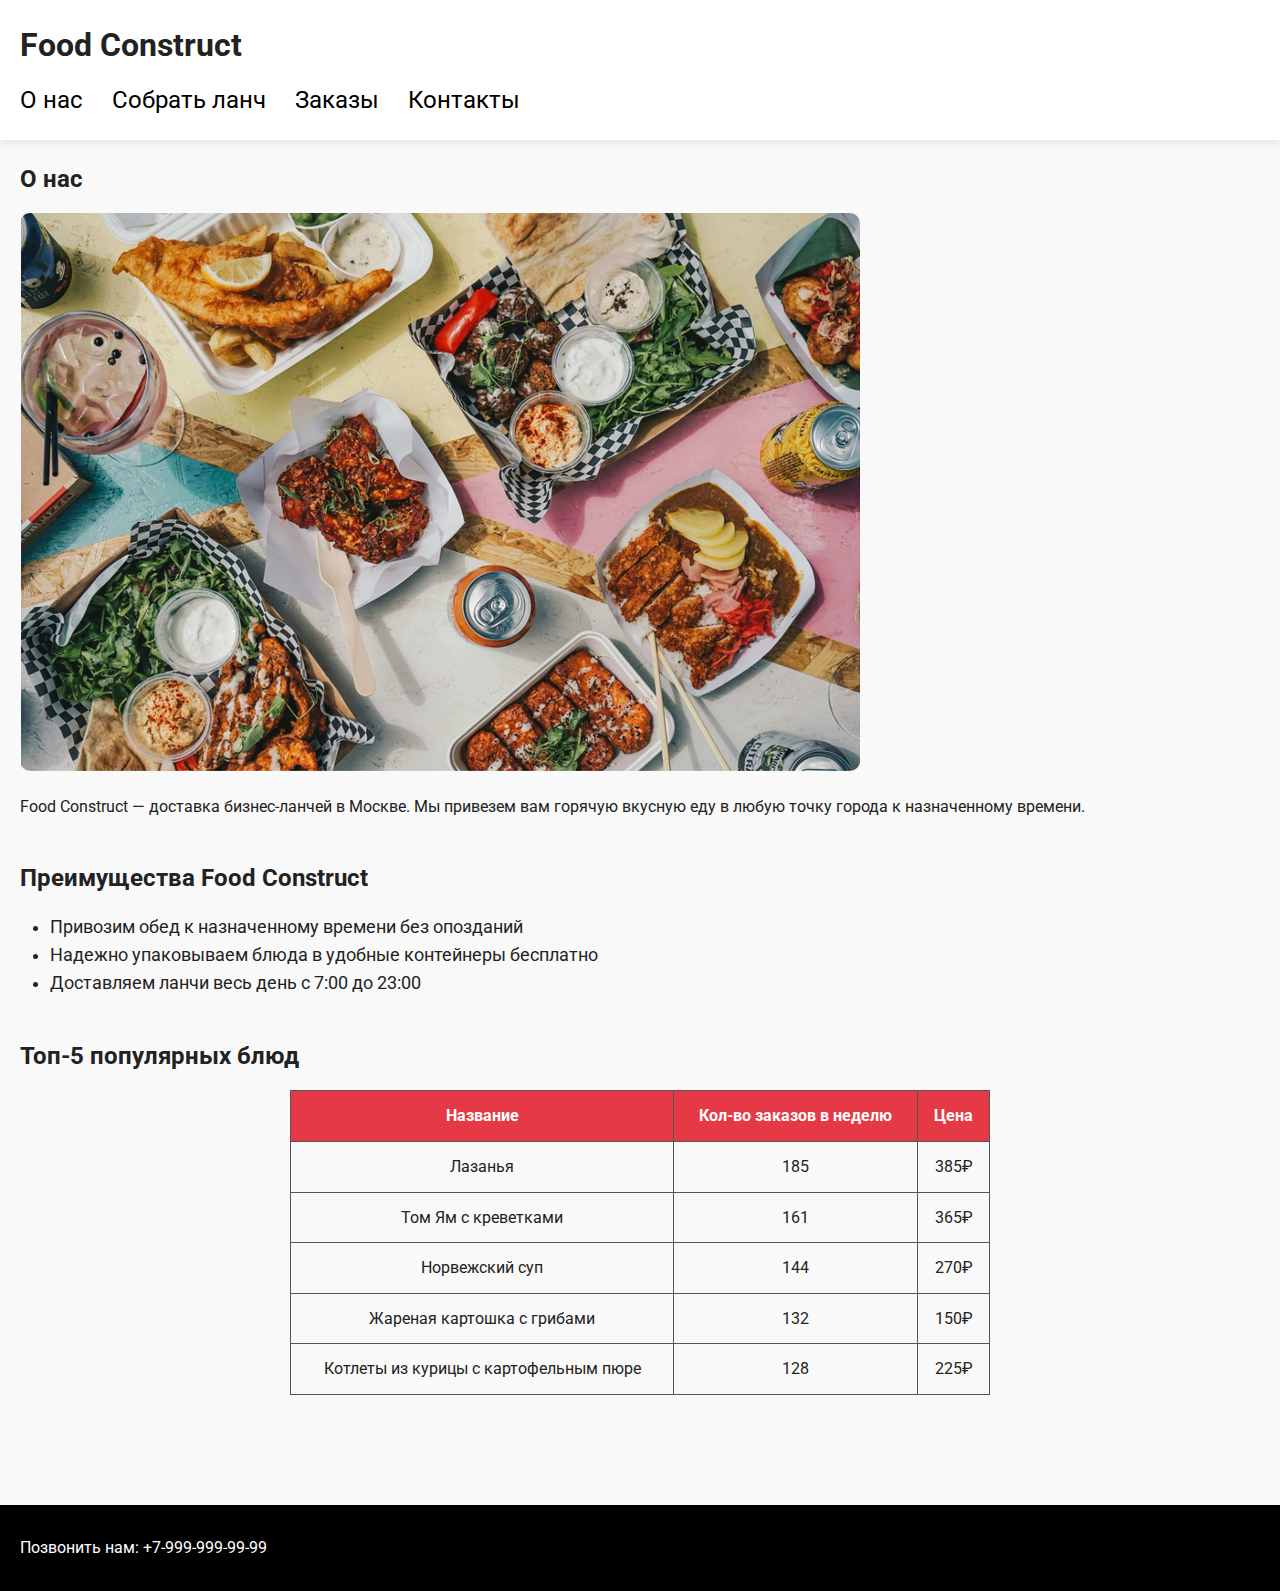
<file: index.html>
<!DOCTYPE html>
<html lang="ru">
<head>
    <meta charset="UTF-8">
    <meta name="viewport" content="width=device-width, initial-scale=1.0">
    <title>Food Construct</title>

    <link href="https://fonts.googleapis.com/css2?family=Roboto:wght@400;700&display=swap" rel="stylesheet">

    <link rel="stylesheet" href="css/style.css">
</head>
<body>
    <header>
        <h1>Food Construct</h1>
        <nav>
            <a href="#">О нас</a>
            <a href="lunch.html">Собрать ланч</a>
            <a href="#">Заказы</a>
            <a href="#contacts">Контакты</a>
        </nav>
    </header>

    <main>
        <section>
            <h2>О нас</h2>
            <img src="static/media/food.png" alt="Бизнес-ланчи Food Construct">
            <p>Food Construct — доставка бизнес-ланчей в Москве. Мы привезем вам горячую вкусную еду в любую точку города к назначенному времени.</p>
        </section>

        <section>
            <h2>Преимущества Food Construct</h2>
            <ul>
                <li>Привозим обед к назначенному времени без опозданий</li>
                <li>Надежно упаковываем блюда в удобные контейнеры бесплатно</li>
                <li>Доставляем ланчи весь день с 7:00 до 23:00</li>
            </ul>
        </section>

        <section>
            <h2>Топ-5 популярных блюд</h2>
            <table>
                <tr>
                    <th>Название</th>
                    <th>Кол-во заказов в неделю</th>
                    <th>Цена</th>
                </tr>
                <tr>
                    <td>Лазанья</td>
                    <td>185</td>
                    <td>385₽</td>
                </tr>
                <tr>
                    <td>Том Ям с креветками</td>
                    <td>161</td>
                    <td>365₽</td>
                </tr>
                <tr>
                    <td>Норвежский суп</td>
                    <td>144</td>
                    <td>270₽</td>
                </tr>
                <tr>
                    <td>Жареная картошка с грибами</td>
                    <td>132</td>
                    <td>150₽</td>
                </tr>
                <tr>
                    <td>Котлеты из курицы с картофельным пюре</td>
                    <td>128</td>
                    <td>225₽</td>
                </tr>
            </table>
        </section>
    </main>

    <footer id="contacts">
        <p>Позвонить нам: <a href="tel:+79999999999">+7-999-999-99-99</a></p>
    </footer>
</body>
</html>
</file>
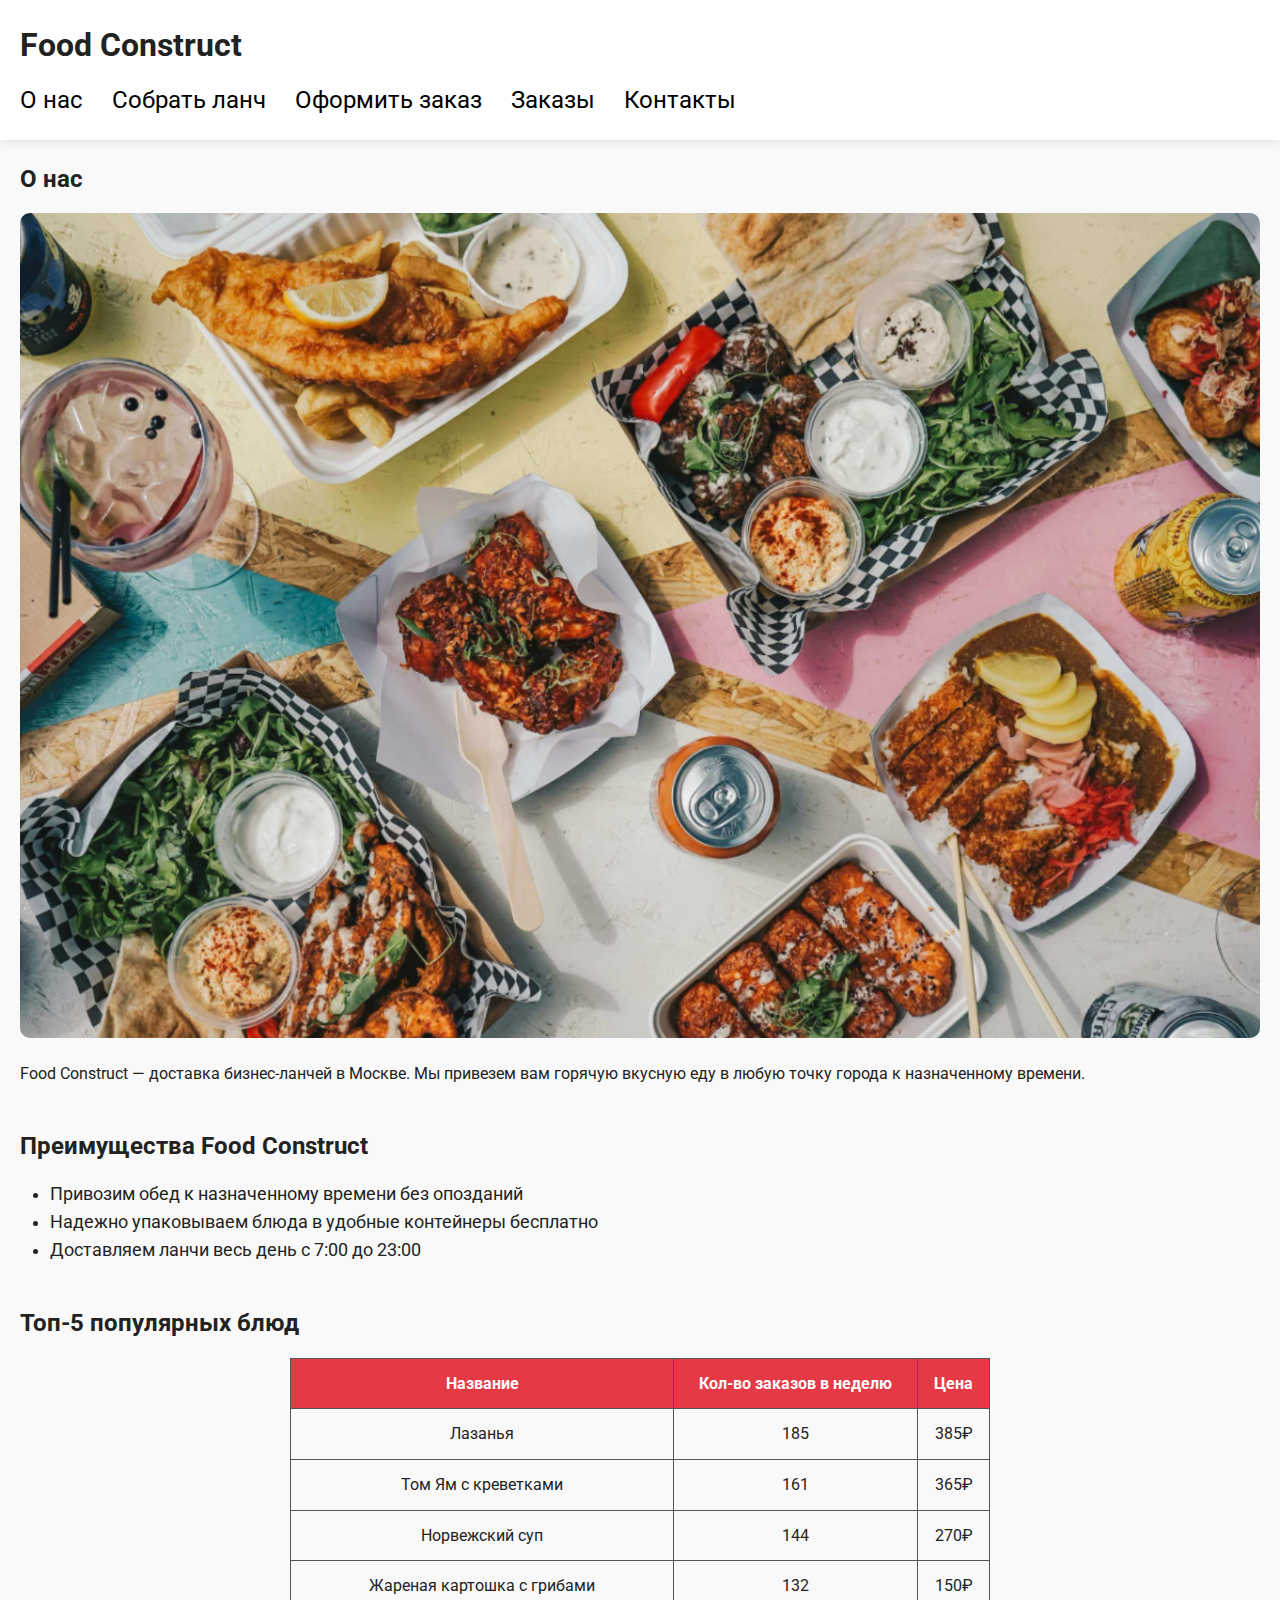
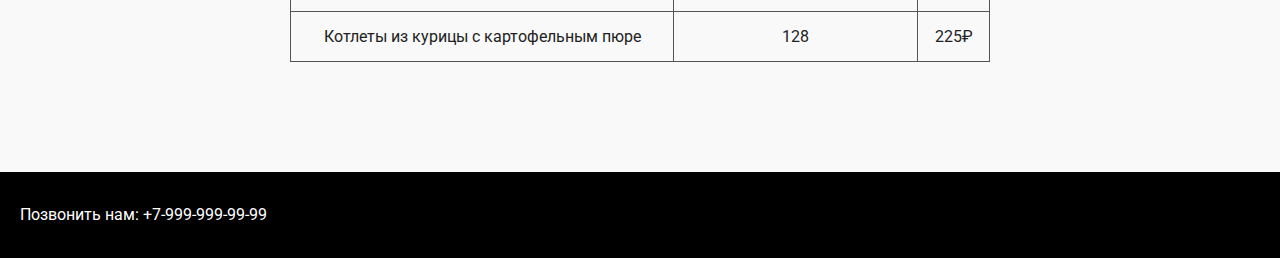
<file: lab8to10/index.html>
<!DOCTYPE html>
<html lang="ru">
<head>
    <meta charset="UTF-8">
    <meta name="viewport" content="width=device-width, initial-scale=1.0">
    <title>Food Construct</title>

    <link href="https://fonts.googleapis.com/css2?family=Roboto:wght@400;700&display=swap" rel="stylesheet">

    <link rel="stylesheet" href="css/style.css">
</head>
<body>
    <header>
        <h1>Food Construct</h1>
        <nav>
            <a href="#">О нас</a>
            <a href="lunch.html">Собрать ланч</a>
            <a href="checkout.html">Оформить заказ</a>
            <a href="orders.html">Заказы</a>
            <a href="#contacts">Контакты</a>
            
        </nav>
    </header>

    <main>
        <section>
            <h2>О нас</h2>
            <img src="images/food.png" alt="Бизнес-ланчи Food Construct">
            <p>Food Construct — доставка бизнес-ланчей в Москве. Мы привезем вам горячую вкусную еду в любую точку города к назначенному времени.</p>
        </section>

        <section>
            <h2>Преимущества Food Construct</h2>
            <ul>
                <li>Привозим обед к назначенному времени без опозданий</li>
                <li>Надежно упаковываем блюда в удобные контейнеры бесплатно</li>
                <li>Доставляем ланчи весь день с 7:00 до 23:00</li>
            </ul>
        </section>

        <section>
            <h2>Топ-5 популярных блюд</h2>
            <table class="dummy-table">
                <tr>
                    <th>Название</th>
                    <th>Кол-во заказов в неделю</th>
                    <th>Цена</th>
                </tr>
                <tr>
                    <td>Лазанья</td>
                    <td>185</td>
                    <td>385₽</td>
                </tr>
                <tr>
                    <td>Том Ям с креветками</td>
                    <td>161</td>
                    <td>365₽</td>
                </tr>
                <tr>
                    <td>Норвежский суп</td>
                    <td>144</td>
                    <td>270₽</td>
                </tr>
                <tr>
                    <td>Жареная картошка с грибами</td>
                    <td>132</td>
                    <td>150₽</td>
                </tr>
                <tr>
                    <td>Котлеты из курицы с картофельным пюре</td>
                    <td>128</td>
                    <td>225₽</td>
                </tr>
            </table>
        </section>
    </main>

    <footer id="contacts">
        <p>Позвонить нам: <a href="tel:+79999999999">+7-999-999-99-99</a></p>
    </footer>
</body>
</html>
</file>
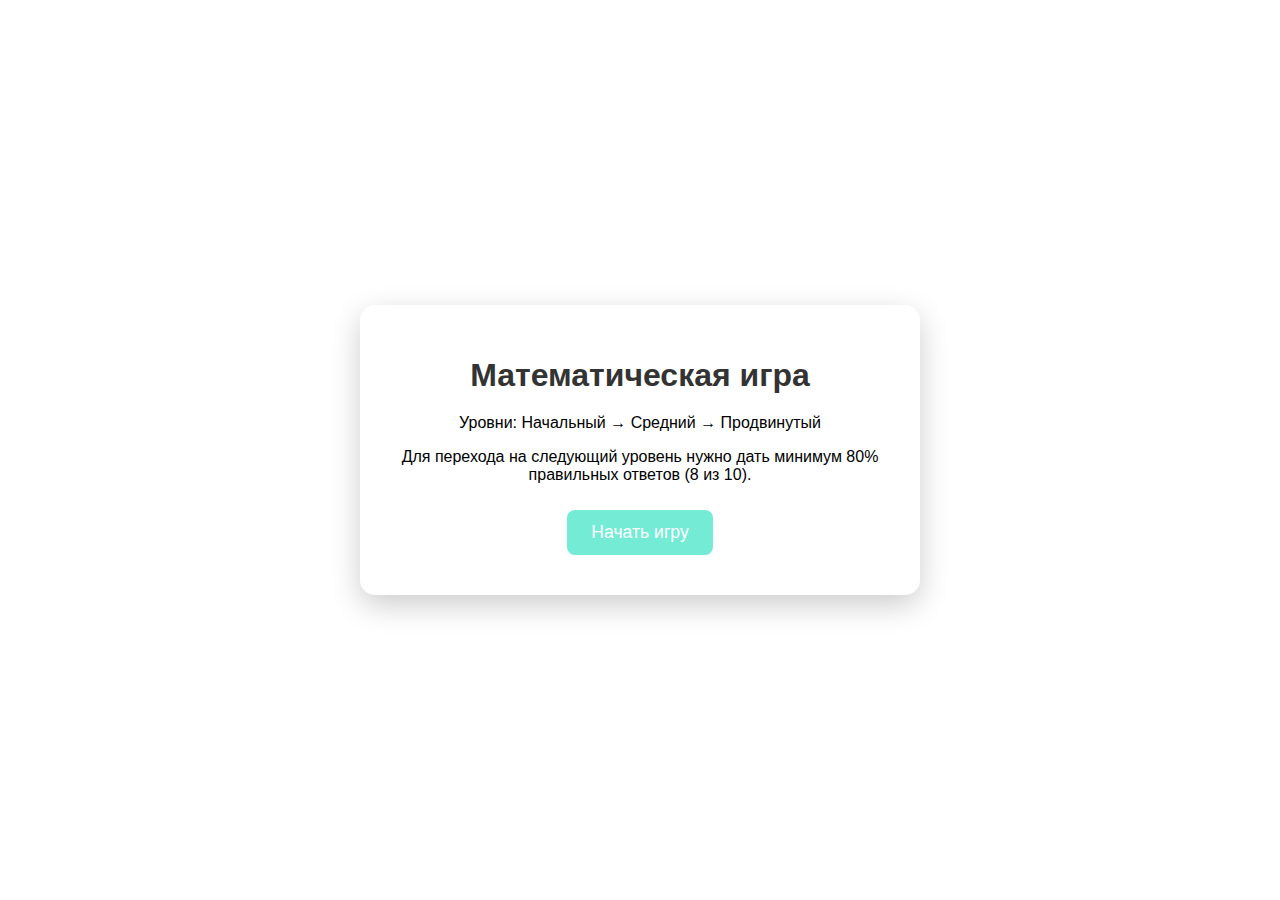
<file: homework/math_game/index.html>
<!DOCTYPE html>
<html lang="ru">
<head>
    <meta charset="UTF-8">
    <meta name="viewport" content="width=device-width, initial-scale=1.0">
    <title>Математическая игра</title>
    <link rel="stylesheet" href="style.css">
</head>
<body>
    <div class="container">
        <h1>Математическая игра</h1>
        
        <div id="start-screen">
            <p>Уровни: Начальный → Средний → Продвинутый</p>
            <p>Для перехода на следующий уровень нужно дать минимум 80% правильных ответов (8 из 10).</p>
            <button id="start-btn">Начать игру</button>
        </div>

        <div id="game-screen" class="hidden">
            <div class="stats">
                <p>Уровень: <span id="level">Начальный</span></p>
                <p>Вопрос: <span id="question-number">1</span>/10</p>
                <p>Время: <span id="timer">3:00</span></p>
                <p>Правильно: <span id="correct">0</span> | Неправильно: <span id="wrong">0</span></p>
            </div>

            <div class="question">
                <h2 id="question"></h2>
            </div>

            <input type="text" id="answer" placeholder="Введите ответ" autocomplete="off">
            <button id="submit-btn">Ответить</button>

            <p id="feedback"></p>
        </div>

        <div id="result-screen" class="hidden">
            <h2 id="result-title"></h2>
            <p id="result-text"></p>
            <button id="restart-btn">Играть снова</button>
            <button id="quit-btn">Выйти</button>
        </div>
    </div>

    <!-- Подключаем скрипты в правильном порядке -->
    <script src="js/utils.js"></script>
    <script src="js/questionGenerator.js"></script>
    <script src="js/gameState.js"></script>
    <script src="js/ui.js"></script>
    <script src="js/main.js"></script>
</body>
</html>
</file>
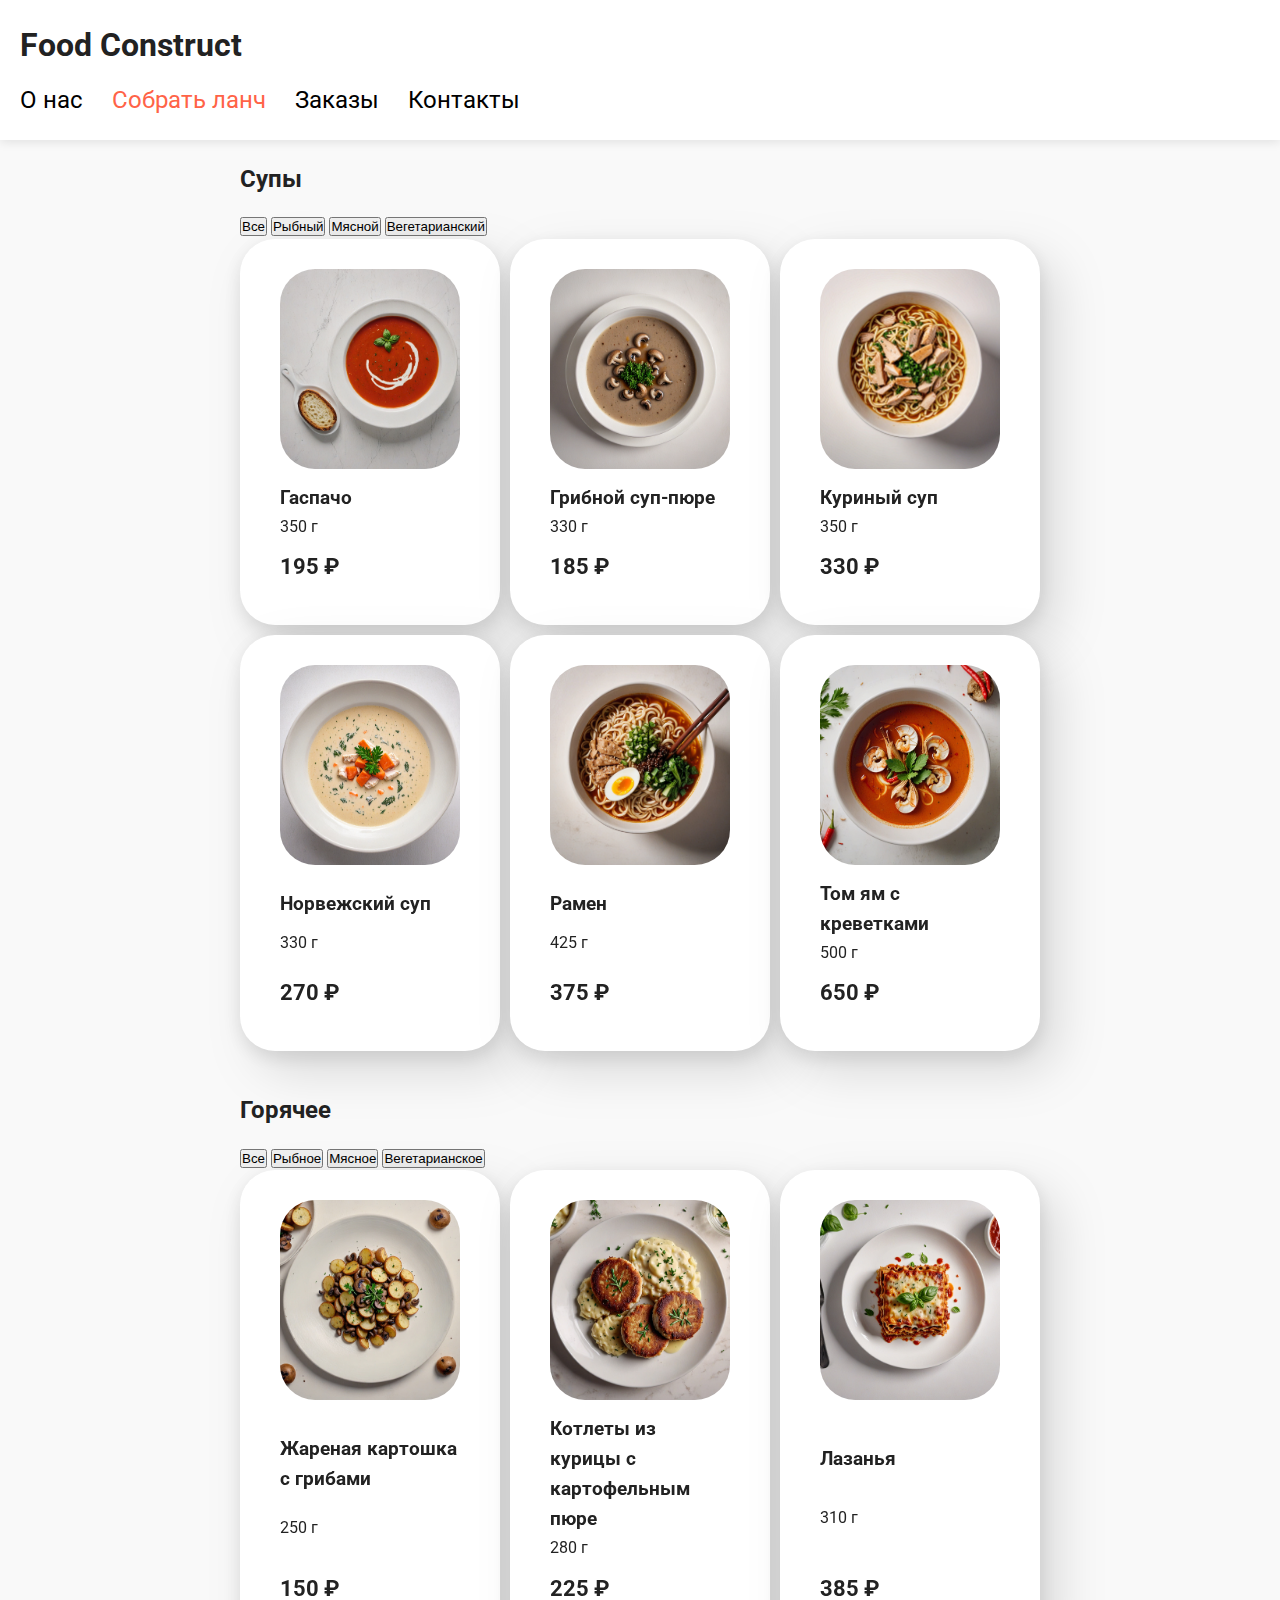
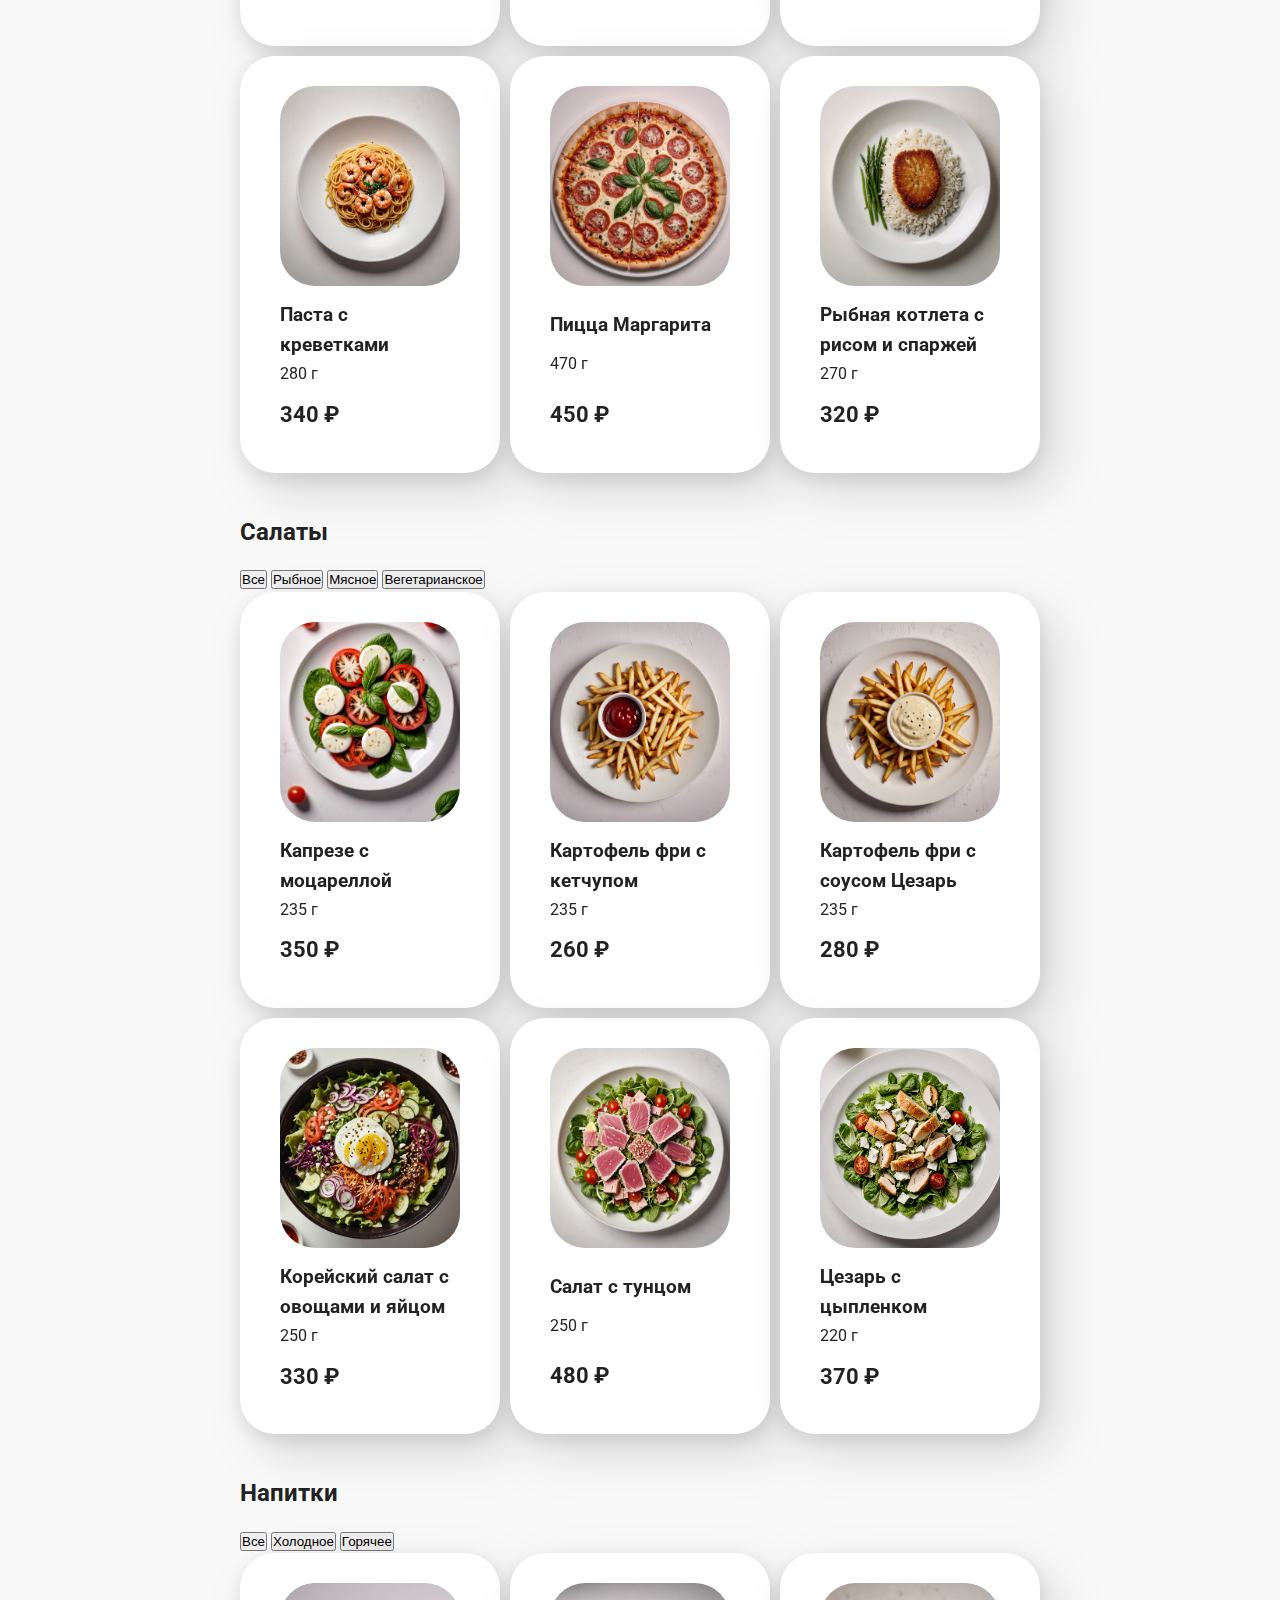
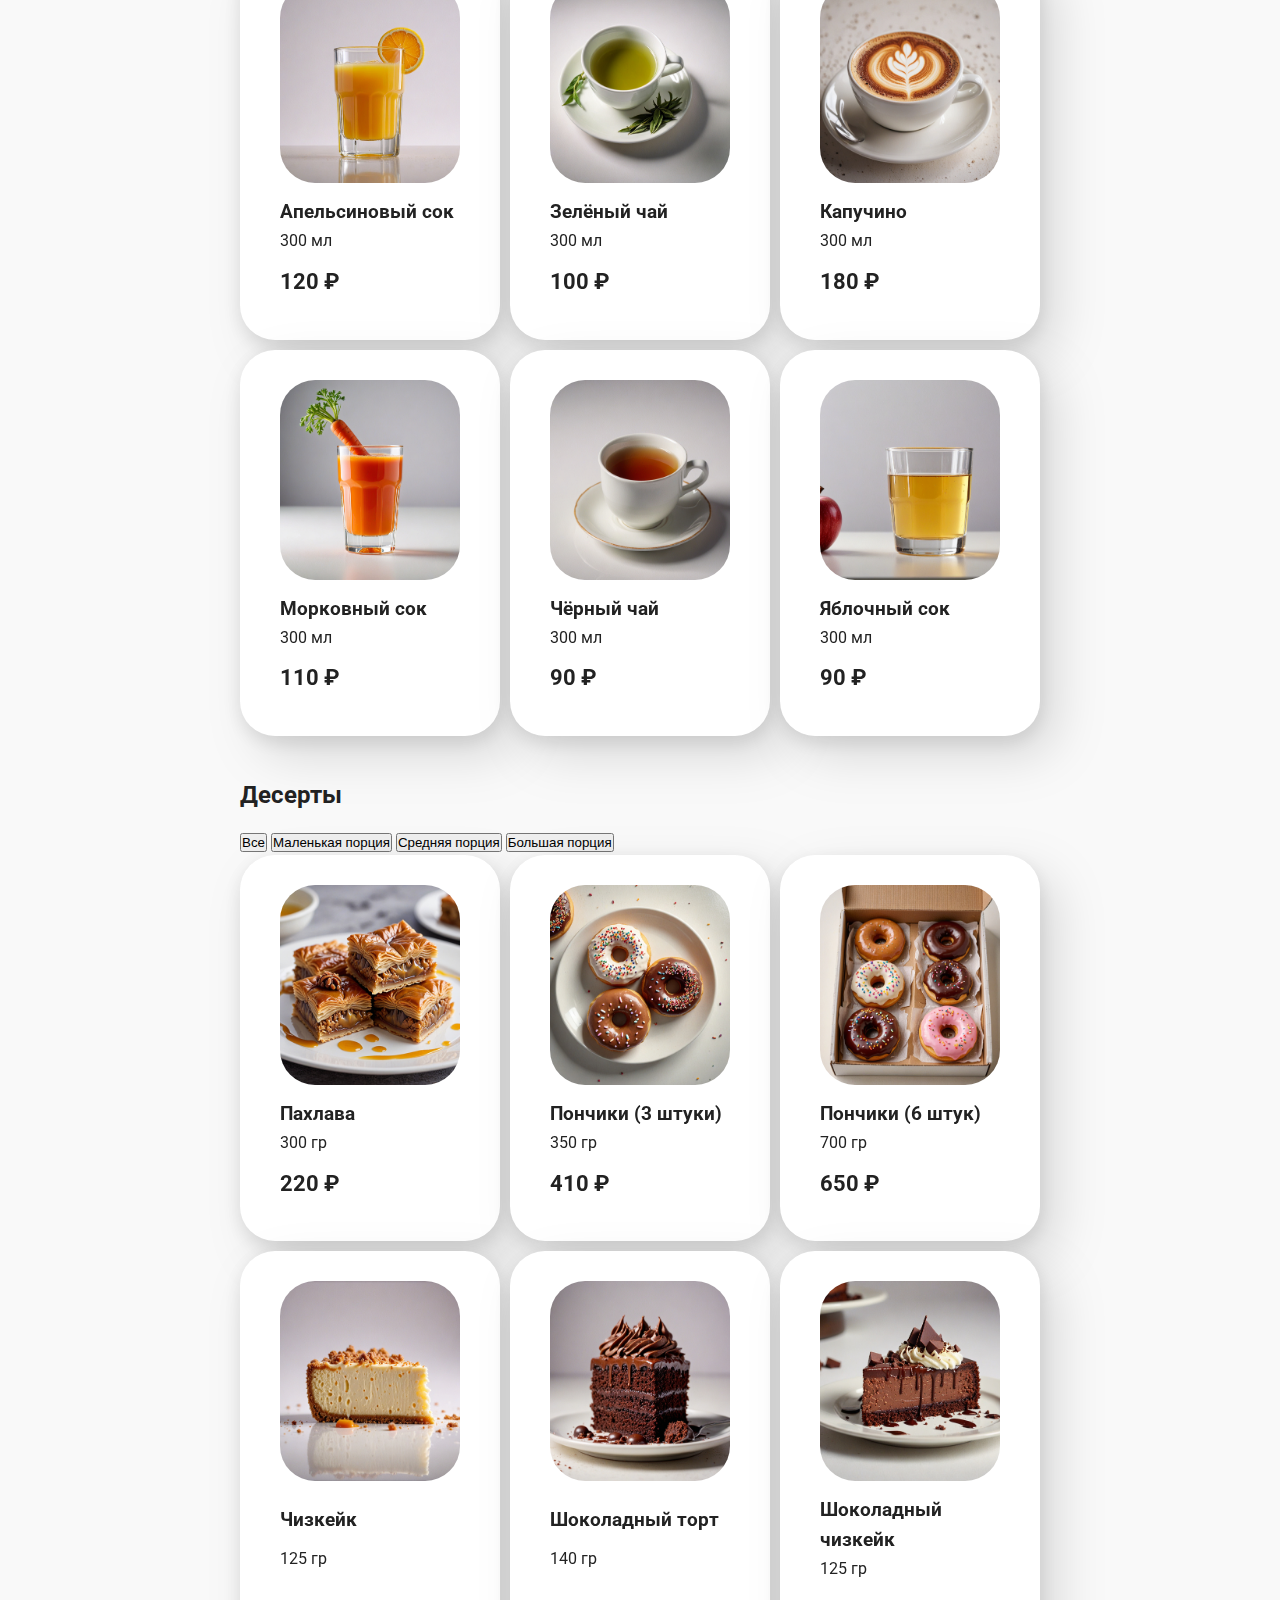
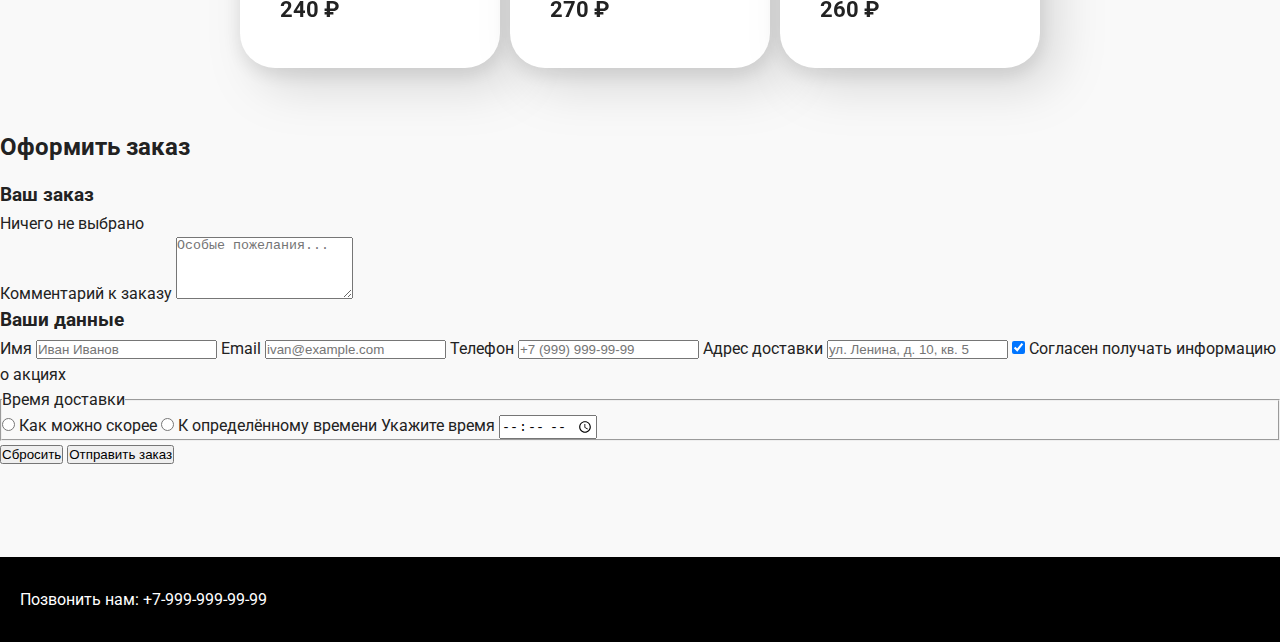
<file: lunch.html>
<!DOCTYPE html>
<html lang="ru">
<head>
    <meta charset="UTF-8">
    <meta name="viewport" content="width=device-width, initial-scale=1.0">
    <title>Собрать ланч — Food Construct</title>
    <link href="https://fonts.googleapis.com/css2?family=Roboto:wght@400;700&display=swap" rel="stylesheet">
    <link rel="stylesheet" href="css/style.css">
    <link rel="stylesheet" href="css/lunch.css">
</head>
<body>
    <header>
        <h1>Food Construct</h1>
        <nav>
            <a href="index.html">О нас</a>
            <a href="lunch.html" id="active">Собрать ланч</a>
            <a href="#">Заказы</a>
            <a href="#contacts">Контакты</a>
        </nav>
    </header>

    <main>
        <section id="soup">
            <h2>Супы</h2>
            <div class="filters">
                <button class="filter-btn active" data-kind="all">Все</button>
                <button class="filter-btn" data-kind="fish">Рыбный</button>
                <button class="filter-btn" data-kind="meat">Мясной</button>
                <button class="filter-btn" data-kind="veg">Вегетарианский</button>
            </div>
            <div class="dishes-grid">
            </div>
        </section>

        <section id="main-course">
            <h2>Горячее</h2>
            <div class="filters">
                <button class="filter-btn active" data-kind="all">Все</button>
                <button class="filter-btn" data-kind="fish">Рыбное</button>
                <button class="filter-btn" data-kind="meat">Мясное</button>
                <button class="filter-btn" data-kind="veg">Вегетарианское</button>
            </div>
            <div class="dishes-grid">
            </div>
        </section>

        <section id="salad">
            <h2>Салаты</h2>
            <div class="filters">
                <button class="filter-btn active" data-kind="all">Все</button>
                <button class="filter-btn" data-kind="fish">Рыбное</button>
                <button class="filter-btn" data-kind="meat">Мясное</button>
                <button class="filter-btn" data-kind="veg">Вегетарианское</button>
            </div>
            <div class="dishes-grid">
            </div>
        </section>

        <section id="drink">
            <h2>Напитки</h2>
            <div class="filters">
                <button class="filter-btn active" data-kind="all">Все</button>
                <button class="filter-btn" data-kind="cold">Холодное</button>
                <button class="filter-btn" data-kind="hot">Горячее</button>
            </div>
            <div class="dishes-grid">
            </div>
        </section>

        <section id="dessert">
            <h2>Десерты</h2>
            <div class="filters">
                <button class="filter-btn active" data-kind="all">Все</button>
                <button class="filter-btn" data-kind="small">Маленькая порция</button>
                <button class="filter-btn" data-kind="medium">Средняя порция</button>
                <button class="filter-btn" data-kind="large">Большая порция</button>
            </div>
            <div class="dishes-grid">
            </div>
        </section>
    </main>

    <section class="order-form-section">
        <h2>Оформить заказ</h2>

        <form action="https://httpbin.org/post" method="POST">

            <div class="form-columns">

                <!-- Блок с заказом клиента -->
                <div class="form-block">
                    <h3>Ваш заказ</h3>

                    <div id="order-summary"></div>
                    <div id="order-total" style="display:none;">
                        <h4>Стоимость заказа</h4>
                        <p><strong id="total-price">0</strong> ₽</p>
                    </div>

                    <label for="comment">Комментарий к заказу</label>
                    <textarea id="comment" name="comment" rows="4" placeholder="Особые пожелания..."></textarea>
                </div>

                <!-- Блок с данными клиента -->
                <div class="form-block">
                    <h3>Ваши данные</h3>

                    <label for="name">Имя</label>
                    <input type="text" id="name" name="name" required placeholder="Иван Иванов">

                    <label for="email">Email</label>
                    <input type="email" id="email" name="email" required placeholder="ivan@example.com">

                    <label for="phone">Телефон</label>
                    <input type="tel" id="phone" name="phone" required placeholder="+7 (999) 999-99-99">

                    <label for="address">Адрес доставки</label>
                    <input type="text" id="address" name="address" required placeholder="ул. Ленина, д. 10, кв. 5">

                    <label>
                        <input type="checkbox" name="subscribe" checked>
                        Согласен получать информацию о акциях
                    </label>

                    <fieldset>
                        <legend>Время доставки</legend>

                        <label><input type="radio" name="delivery_time" value="asap" required> Как можно скорее</label>
                        <label><input type="radio" name="delivery_time" value="scheduled" required> К определённому времени</label>

                        <label for="delivery-hour">Укажите время</label>
                        <input type="time" id="delivery-hour" name="delivery_hour" min="07:00" max="23:00" step="300">
                    </fieldset>

                    <div class="form-buttons">
                        <button type="reset">Сбросить</button>
                        <button type="submit">Отправить заказ</button>
                    </div>
                </div>
            </div>
        </form>
    </section>

    <footer id="contacts">
        <p>Позвонить нам: <a href="tel:+79999999999">+7-999-999-99-99</a></p>
    </footer>

    <script src="js/dishes.js"></script>
    <script src="js/renderDishes.js"></script>
    <script src="js/order.js"></script>
</body>
</html>
</file>
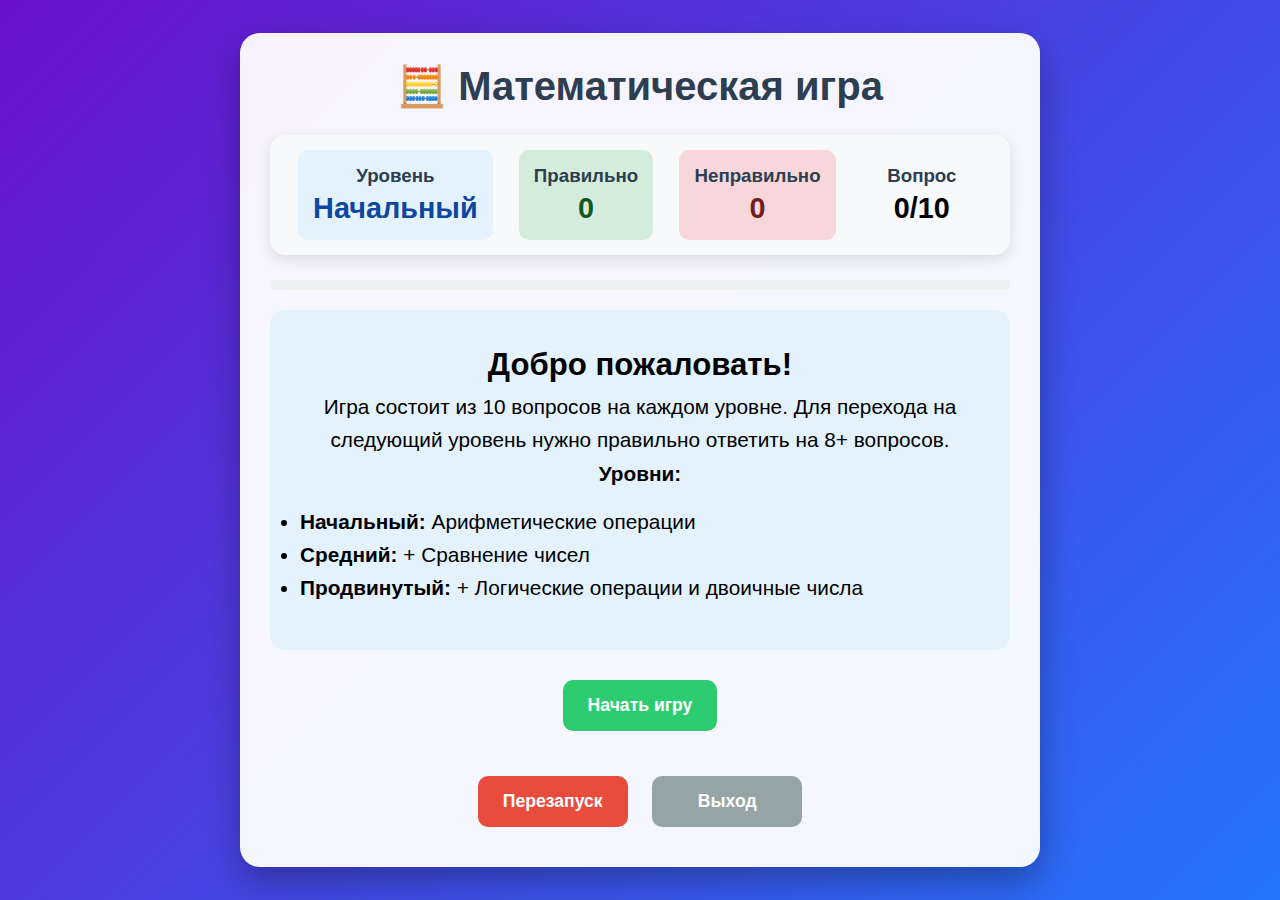
<file: homework/game.html>
<!DOCTYPE html>
<html lang="ru">
<head>
    <meta charset="UTF-8">
    <meta name="viewport" content="width=device-width, initial-scale=1.0">
    <title>Математическая игра</title>
    <style>
        * {
            margin: 0;
            padding: 0;
            box-sizing: border-box;
            font-family: 'Segoe UI', Tahoma, Geneva, Verdana, sans-serif;
        }

        body {
            background: linear-gradient(135deg, #6a11cb 0%, #2575fc 100%);
            min-height: 100vh;
            display: flex;
            justify-content: center;
            align-items: center;
            padding: 20px;
        }

        .game-container {
            background: rgba(255, 255, 255, 0.95);
            border-radius: 20px;
            box-shadow: 0 15px 35px rgba(0, 0, 0, 0.3);
            width: 100%;
            max-width: 800px;
            padding: 30px;
            text-align: center;
        }

        h1 {
            color: #2c3e50;
            margin-bottom: 20px;
            font-size: 2.5em;
        }

        .stats {
            display: flex;
            justify-content: space-around;
            margin: 25px 0;
            background: #f8f9fa;
            padding: 15px;
            border-radius: 15px;
            box-shadow: 0 5px 15px rgba(0, 0, 0, 0.1);
        }

        .stat-box {
            padding: 15px;
            border-radius: 10px;
            min-width: 120px;
        }

        .stat-box h3 {
            color: #2c3e50;
            margin-bottom: 5px;
        }

        .stat-box p {
            font-size: 1.8em;
            font-weight: bold;
        }

        .correct {
            background: #d4edda;
            color: #155724;
        }

        .incorrect {
            background: #f8d7da;
            color: #721c24;
        }

        .level {
            background: #e3f2fd;
            color: #0d47a1;
        }

        .question-container {
            background: white;
            border-radius: 15px;
            padding: 30px;
            margin: 25px 0;
            box-shadow: 0 10px 20px rgba(0, 0, 0, 0.1);
            border: 3px solid #4a90e2;
        }

        .question {
            font-size: 2em;
            margin-bottom: 20px;
            color: #2c3e50;
        }

        .options {
            display: grid;
            grid-template-columns: repeat(2, 1fr);
            gap: 15px;
            margin-top: 20px;
        }

        button {
            padding: 15px 25px;
            font-size: 1.1em;
            border: none;
            border-radius: 10px;
            cursor: pointer;
            transition: all 0.3s ease;
            font-weight: bold;
        }

        .option-btn {
            background: #3498db;
            color: white;
        }

        .option-btn:hover {
            background: #2980b9;
            transform: translateY(-2px);
        }

        .action-btn {
            background: #2ecc71;
            color: white;
            margin: 10px;
            min-width: 150px;
        }

        .action-btn:hover {
            background: #27ae60;
            transform: translateY(-2px);
        }

        .restart-btn {
            background: #e74c3c;
        }

        .restart-btn:hover {
            background: #c0392b;
        }

        .exit-btn {
            background: #95a5a6;
        }

        .exit-btn:hover {
            background: #7f8c8d;
        }

        .controls {
            margin-top: 25px;
        }

        .progress-bar {
            height: 10px;
            background: #ecf0f1;
            border-radius: 5px;
            margin: 20px 0;
            overflow: hidden;
        }

        .progress {
            height: 100%;
            background: linear-gradient(90deg, #3498db, #2ecc71);
            width: 0%;
            transition: width 0.5s ease;
        }

        .hidden {
            display: none;
        }

        .result {
            font-size: 1.2em;
            margin: 15px 0;
            padding: 15px;
            border-radius: 10px;
            font-weight: bold;
        }

        .success {
            background: #d4edda;
            color: #155724;
            animation: pulse 0.5s;
        }

        .error {
            background: #f8d7da;
            color: #721c24;
            animation: shake 0.5s;
        }

        .level-up {
            background: #fff3cd;
            color: #856404;
            font-size: 1.5em;
            padding: 20px;
            margin: 20px 0;
            animation: bounce 1s;
        }

        .message {
            background: #e3f2fd;
            padding: 30px;
            border-radius: 15px;
            margin: 20px 0;
            font-size: 1.3em;
            line-height: 1.6;
        }

        @keyframes pulse {
            0%, 100% { transform: scale(1); }
            50% { transform: scale(1.05); }
        }

        @keyframes shake {
            0%, 100% { transform: translateX(0); }
            25% { transform: translateX(-10px); }
            75% { transform: translateX(10px); }
        }

        @keyframes bounce {
            0%, 100% { transform: translateY(0); }
            50% { transform: translateY(-20px); }
        }

        @media (max-width: 768px) {
            .options {
                grid-template-columns: 1fr;
            }
            
            .stats {
                flex-direction: column;
                gap: 10px;
            }
            
            .stat-box {
                min-width: auto;
            }
            
            .question {
                font-size: 1.5em;
            }
        }
    </style>
</head>
<body>
    <div class="game-container">
        <h1>🧮 Математическая игра</h1>
        
        <div class="stats">
            <div class="stat-box level">
                <h3>Уровень</h3>
                <p id="level">Начальный</p>
            </div>
            <div class="stat-box correct">
                <h3>Правильно</h3>
                <p id="correct">0</p>
            </div>
            <div class="stat-box incorrect">
                <h3>Неправильно</h3>
                <p id="incorrect">0</p>
            </div>
            <div class="stat-box">
                <h3>Вопрос</h3>
                <p id="question-number">1/10</p>
            </div>
        </div>
        
        <div class="progress-bar">
            <div class="progress" id="progress"></div>
        </div>
        
        <div id="start-screen">
            <div class="message">
                <h2>Добро пожаловать!</h2>
                <p>Игра состоит из 10 вопросов на каждом уровне. Для перехода на следующий уровень нужно правильно ответить на 8+ вопросов.</p>
                <p><strong>Уровни:</strong></p>
                <ul style="text-align: left; margin: 15px 0;">
                    <li><strong>Начальный:</strong> Арифметические операции</li>
                    <li><strong>Средний:</strong> + Сравнение чисел</li>
                    <li><strong>Продвинутый:</strong> + Логические операции и двоичные числа</li>
                </ul>
            </div>
            <button class="action-btn" onclick="startGame()">Начать игру</button>
        </div>
        
        <div id="game-screen" class="hidden">
            <div class="question-container">
                <div class="question" id="question-text"></div>
                <div class="options" id="options-container"></div>
            </div>
            <div id="result" class="result"></div>
        </div>
        
        <div id="end-screen" class="hidden">
            <div id="end-message" class="message"></div>
            <div class="controls">
                <button class="action-btn restart-btn" onclick="restartGame()">Играть снова</button>
                <button class="action-btn exit-btn" onclick="exitGame()">Выйти</button>
            </div>
        </div>
        
        <div class="controls" id="game-controls" class="hidden">
            <button class="action-btn restart-btn" onclick="restartGame()">Перезапуск</button>
            <button class="action-btn exit-btn" onclick="exitGame()">Выход</button>
        </div>
    </div>

    <script>
        // Игровые переменные
        let game = {
            level: 0,
            levels: ['Начальный', 'Средний', 'Продвинутый'],
            currentQuestion: 0,
            correctAnswers: 0,
            incorrectAnswers: 0,
            maxQuestions: 10,
            usedQuestions: new Set(),
            scoreToLevelUp: 0.8,
            isPlaying: false,
            currentAnswer: null
        };

        // Генераторы вопросов для разных уровней
        const questionGenerators = [
            // Уровень 1: Начальный (арифметика)
            function() {
                const ops = ['+', '-', '*', '/'];
                const op = ops[Math.floor(Math.random() * ops.length)];
                let a, b, question, answer;
                
                switch(op) {
                    case '+':
                        a = Math.floor(Math.random() * 50) + 1;
                        b = Math.floor(Math.random() * 50) + 1;
                        answer = a + b;
                        question = `${a} + ${b} = ?`;
                        break;
                    case '-':
                        a = Math.floor(Math.random() * 50) + 1;
                        b = Math.floor(Math.random() * Math.min(a, 30)) + 1;
                        answer = a - b;
                        question = `${a} - ${b} = ?`;
                        break;
                    case '*':
                        a = Math.floor(Math.random() * 12) + 1;
                        b = Math.floor(Math.random() * 12) + 1;
                        answer = a * b;
                        question = `${a} × ${b} = ?`;
                        break;
                    case '/':
                        b = Math.floor(Math.random() * 10) + 2;
                        a = b * (Math.floor(Math.random() * 10) + 2);
                        answer = a / b;
                        question = `${a} ÷ ${b} = ?`;
                        break;
                }
                
                return { question, answer, options: generateOptions(answer) };
            },
            
            // Уровень 2: Средний (арифметика + сравнение)
            function() {
                if (Math.random() > 0.5) {
                    return questionGenerators[0]();
                }
                
                const ops = ['>', '<', '='];
                const op = ops[Math.floor(Math.random() * ops.length)];
                let a = Math.floor(Math.random() * 100) + 1;
                let b = Math.floor(Math.random() * 100) + 1;
                let question, answer;
                
                switch(op) {
                    case '>':
                        answer = a > b;
                        question = `${a} > ${b} ?`;
                        break;
                    case '<':
                        answer = a < b;
                        question = `${a} < ${b} ?`;
                        break;
                    case '=':
                        answer = a === b;
                        question = `${a} = ${b} ?`;
                        break;
                }
                
                return { 
                    question, 
                    answer, 
                    options: ['Верно', 'Неверно'] 
                };
            },
            
            // Уровень 3: Продвинутый (логика + двоичные)
            function() {
                const types = ['logic', 'binary'];
                const type = types[Math.floor(Math.random() * types.length)];
                
                if (type === 'logic') {
                    const a = Math.random() > 0.5;
                    const b = Math.random() > 0.5;
                    const ops = ['и', 'или'];
                    const op = ops[Math.floor(Math.random() * ops.length)];
                    
                    let question, answer;
                    if (op === 'и') {
                        answer = a && b;
                        question = `${a ? 'Истина' : 'Ложь'} И ${b ? 'Истина' : 'Ложь'} = ?`;
                    } else {
                        answer = a || b;
                        question = `${a ? 'Истина' : 'Ложь'} ИЛИ ${b ? 'Истина' : 'Ложь'} = ?`;
                    }
                    
                    return { question, answer, options: ['Истина', 'Ложь'] };
                } else {
                    // Двоичные числа
                    const decimal = Math.floor(Math.random() * 31) + 1;
                    const binary = decimal.toString(2);
                    const question = `Число ${binary}₂ в десятичной системе = ?`;
                    
                    return { 
                        question, 
                        answer: decimal, 
                        options: generateOptions(decimal, 5) 
                    };
                }
            }
        ];

        // Вспомогательные функции
        function generateOptions(correct, count = 4) {
            const options = new Set([correct]);
            while (options.size < count) {
                if (typeof correct === 'number') {
                    const offset = Math.floor(Math.random() * 20) - 10;
                    options.add(correct + offset);
                } else {
                    options.add(!correct);
                }
            }
            return shuffleArray([...options]);
        }

        function shuffleArray(array) {
            for (let i = array.length - 1; i > 0; i--) {
                const j = Math.floor(Math.random() * (i + 1));
                [array[i], array[j]] = [array[j], array[i]];
            }
            return array;
        }

        // Основные игровые функции
        function startGame() {
            game = {
                level: 0,
                levels: ['Начальный', 'Средний', 'Продвинутый'],
                currentQuestion: 0,
                correctAnswers: 0,
                incorrectAnswers: 0,
                maxQuestions: 10,
                usedQuestions: new Set(),
                scoreToLevelUp: 0.8,
                isPlaying: true,
                currentAnswer: null
            };
            
            document.getElementById('start-screen').classList.add('hidden');
            document.getElementById('game-screen').classList.remove('hidden');
            document.getElementById('game-controls').style.display = 'block';
            
            updateStats();
            generateQuestion();
        }

        function generateQuestion() {
            if (game.currentQuestion >= game.maxQuestions) {
                endLevel();
                return;
            }
            
            game.currentQuestion++;
            updateStats();
            
            let questionData;
            let questionId;
            
            do {
                questionData = questionGenerators[game.level]();
                questionId = `${game.level}-${questionData.question}-${questionData.answer}`;
            } while (game.usedQuestions.has(questionId));
            
            game.usedQuestions.add(questionId);
            game.currentAnswer = questionData.answer;
            
            document.getElementById('question-text').textContent = questionData.question;
            document.getElementById('result').textContent = '';
            document.getElementById('result').className = 'result';
            
            const optionsContainer = document.getElementById('options-container');
            optionsContainer.innerHTML = '';
            
            questionData.options.forEach((option, index) => {
                const button = document.createElement('button');
                button.className = 'option-btn';
                button.textContent = option;
                button.onclick = () => checkAnswer(option);
                optionsContainer.appendChild(button);
            });
        }

        function checkAnswer(selected) {
            let isCorrect;
            
            if (typeof game.currentAnswer === 'boolean') {
                isCorrect = (selected === 'Верно' && game.currentAnswer) || 
                           (selected === 'Неверно' && !game.currentAnswer) ||
                           (selected === 'Истина' && game.currentAnswer) ||
                           (selected === 'Ложь' && !game.currentAnswer);
            } else {
                isCorrect = selected == game.currentAnswer;
            }
            
            const resultDiv = document.getElementById('result');
            
            if (isCorrect) {
                game.correctAnswers++;
                resultDiv.textContent = '✅ Правильно!';
                resultDiv.className = 'result success';
            } else {
                game.incorrectAnswers++;
                resultDiv.textContent = `❌ Неправильно! Правильный ответ: ${game.currentAnswer}`;
                resultDiv.className = 'result error';
            }
            
            updateStats();
            
            setTimeout(() => {
                if (game.currentQuestion < game.maxQuestions) {
                    generateQuestion();
                } else {
                    endLevel();
                }
            }, 1500);
        }

        function endLevel() {
            const score = game.correctAnswers / game.maxQuestions;
            const resultDiv = document.getElementById('end-message');
            
            let message = '';
            if (score >= game.scoreToLevelUp) {
                if (game.level < 2) {
                    message = `
                        <h2>🎉 Поздравляем!</h2>
                        <p>Вы прошли ${game.levels[game.level]} уровень!</p>
                        <p>Результат: ${game.correctAnswers} из ${game.maxQuestions} правильных ответов (${Math.round(score * 100)}%)</p>
                        <div class="level-up">Переходим на ${game.levels[game.level + 1]} уровень!</div>
                    `;
                    setTimeout(() => {
                        game.level++;
                        game.currentQuestion = 0;
                        game.correctAnswers = 0;
                        game.incorrectAnswers = 0;
                        game.usedQuestions.clear();
                        updateStats();
                        generateQuestion();
                    }, 3000);
                } else {
                    message = `
                        <h2>🏆 Поздравляем!</h2>
                        <p>Вы прошли все три уровня игры!</p>
                        <p>Финальный результат: ${game.correctAnswers} из ${game.maxQuestions} правильных ответов на продвинутом уровне</p>
                        <p>Вы настоящий математический гений! 🎓</p>
                    `;
                    showEndScreen(message);
                }
                resultDiv.innerHTML = message;
                document.getElementById('game-screen').classList.add('hidden');
                document.getElementById('end-screen').classList.remove('hidden');
            } else {
                message = `
                    <h2>😔 Уровень не пройден</h2>
                    <p>На ${game.levels[game.level]} уровне вы набрали ${game.correctAnswers} из ${game.maxQuestions} (${Math.round(score * 100)}%)</p>
                    <p>Для перехода нужно ${game.scoreToLevelUp * 100}% правильных ответов</p>
                    <p>Попробуйте еще раз!</p>
                `;
                showEndScreen(message);
            }
        }

        function showEndScreen(message) {
            document.getElementById('end-message').innerHTML = message;
            document.getElementById('game-screen').classList.add('hidden');
            document.getElementById('end-screen').classList.remove('hidden');
            document.getElementById('game-controls').style.display = 'none';
        }

        function updateStats() {
            document.getElementById('level').textContent = game.levels[game.level];
            document.getElementById('correct').textContent = game.correctAnswers;
            document.getElementById('incorrect').textContent = game.incorrectAnswers;
            document.getElementById('question-number').textContent = 
                `${game.currentQuestion}/${game.maxQuestions}`;
            
            const progress = (game.currentQuestion / game.maxQuestions) * 100;
            document.getElementById('progress').style.width = `${progress}%`;
        }

        function restartGame() {
            document.getElementById('end-screen').classList.add('hidden');
            startGame();
        }

        function exitGame() {
            document.getElementById('end-screen').classList.add('hidden');
            document.getElementById('start-screen').classList.remove('hidden');
            document.getElementById('game-controls').style.display = 'none';
            game.isPlaying = false;
        }

        // Инициализация игры
        updateStats();
    </script>
</body>
</html>
</file>
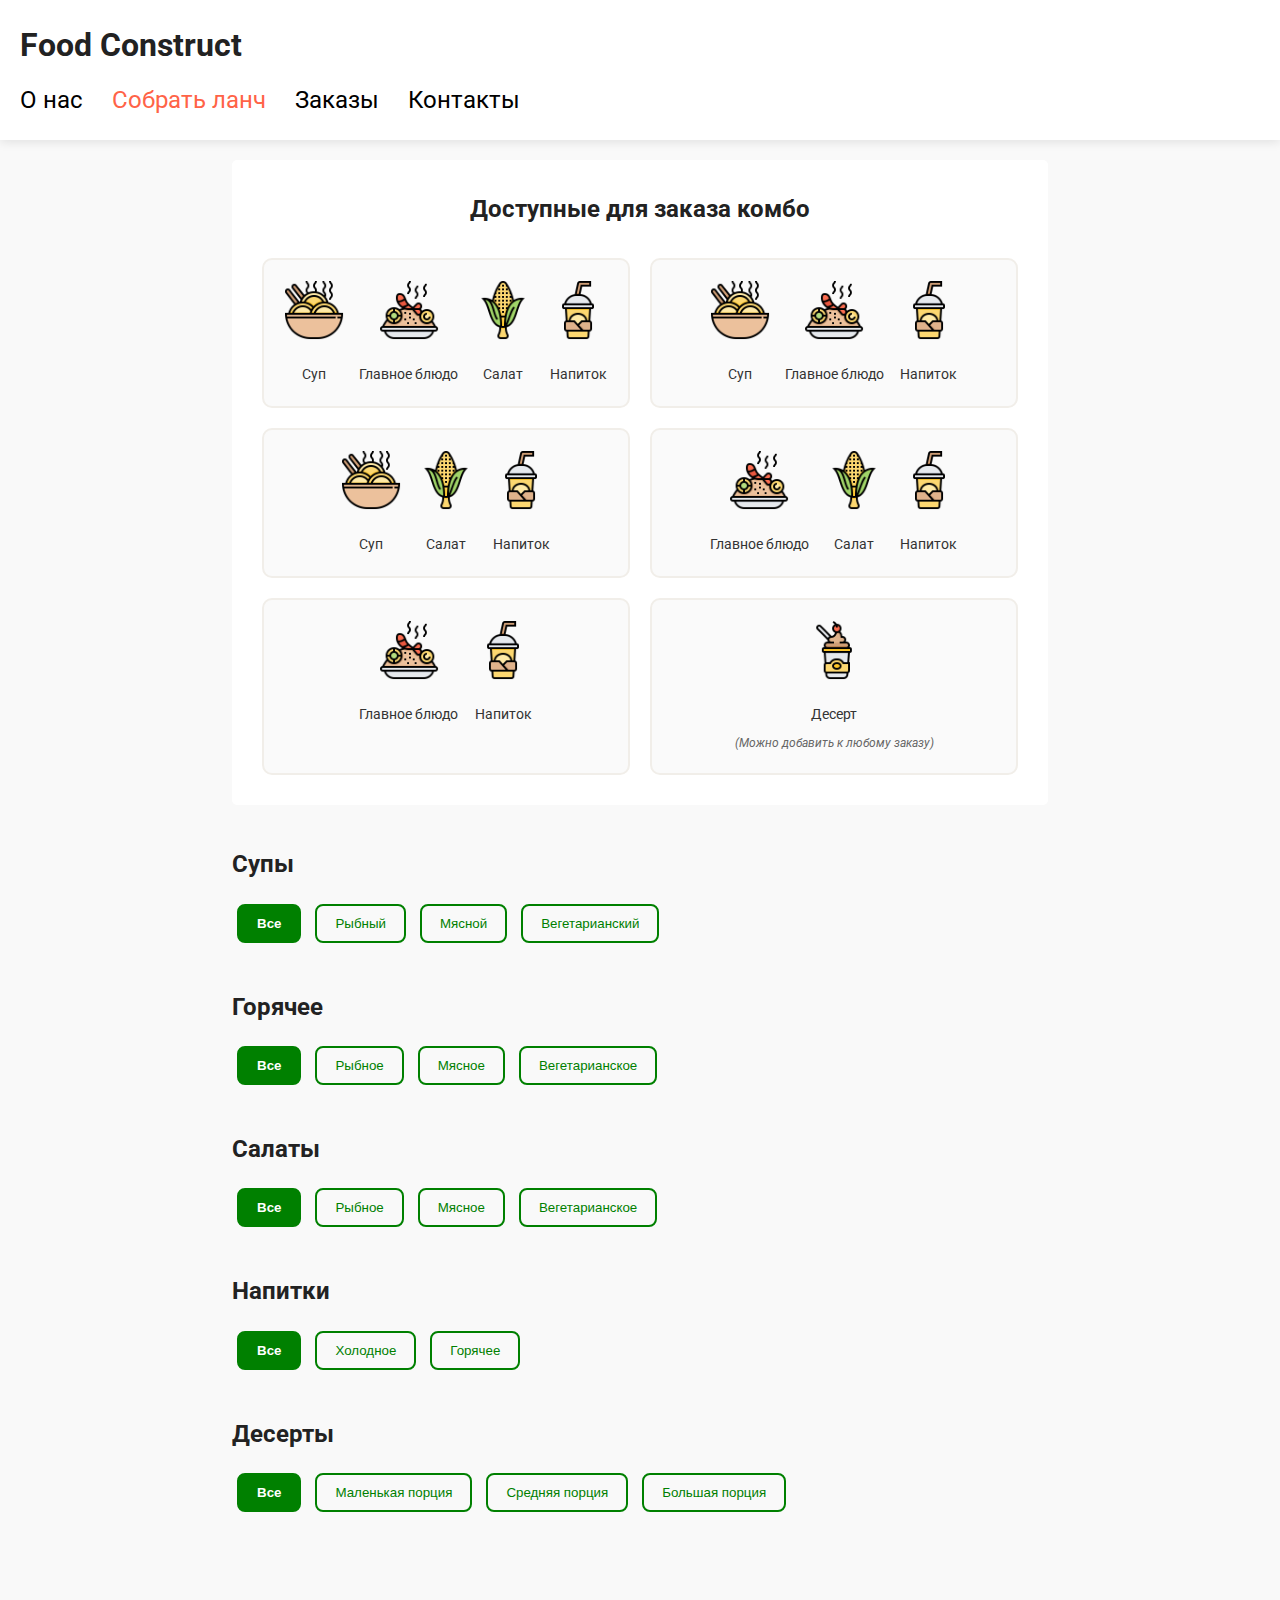
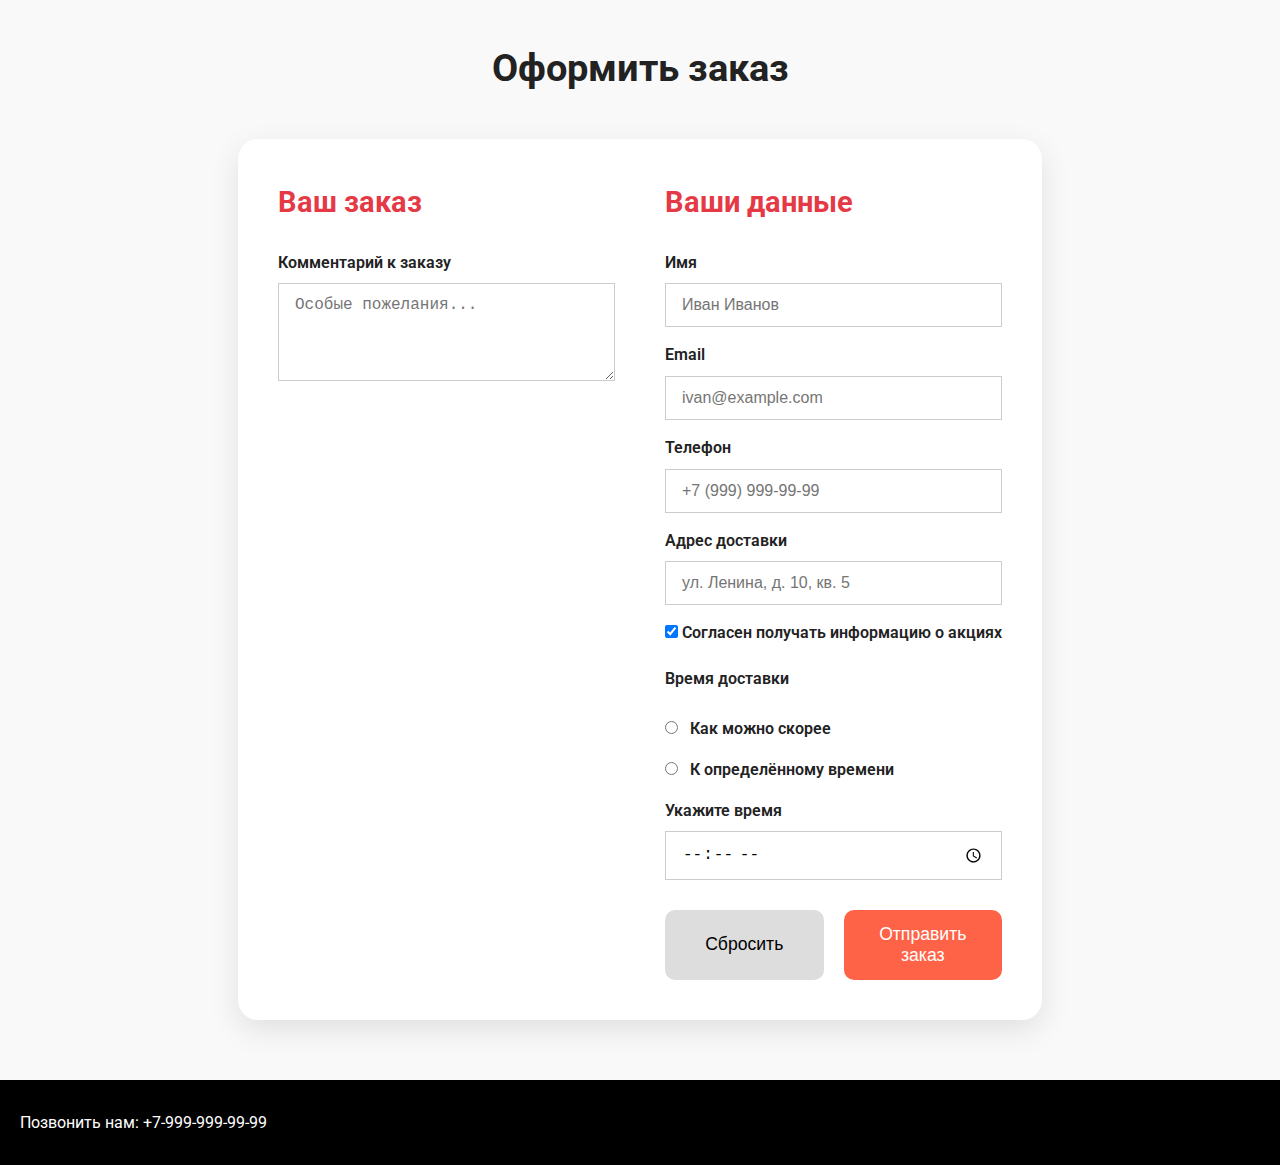
<file: lab1to7/lunch.html>
<!DOCTYPE html>
<html lang="ru">
<head>
    <meta charset="UTF-8">
    <meta name="viewport" content="width=device-width, initial-scale=1.0">
    <title>Собрать ланч — Food Construct</title>
    <link href="https://fonts.googleapis.com/css2?family=Roboto:wght@400;700&display=swap" rel="stylesheet">
    <link rel="stylesheet" href="css/style.css">
    <link rel="stylesheet" href="css/combo.css">
    <link rel="stylesheet" href="css/lunch.css">
    
</head>
<body>
    <header>
        <h1>Food Construct</h1>
        <nav>
            <a href="index.html">О нас</a>
            <a href="lunch.html" id="active">Собрать ланч</a>
            <a href="#">Заказы</a>
            <a href="#contacts">Контакты</a>
        </nav>
    </header>

    <main>
        <section id="combo-section">
            <h2>Доступные для заказа комбо</h2>
            <div class="combos-grid">
                <div class="combo-item">
                    <div class="combo-dishes">
                        <div class="combo-dish">
                            <img src="images/icons/soup.png" alt="Суп">
                            <p>Суп</p>
                        </div>
                        <div class="combo-dish">
                            <img src="images/icons/main-course.png" alt="Главное блюдо">
                            <p>Главное блюдо</p>
                        </div>
                        <div class="combo-dish">
                            <img src="images/icons/salad.png" alt="Салат">
                            <p>Салат</p>
                        </div>
                        <div class="combo-dish">
                            <img src="images/icons/drink.png" alt="Напиток">
                            <p>Напиток</p>
                        </div>
                    </div>
                </div>

                <div class="combo-item">
                    <div class="combo-dishes">
                        <div class="combo-dish">
                            <img src="images/icons/soup.png" alt="Суп">
                            <p>Суп</p>
                        </div>
                        <div class="combo-dish">
                            <img src="images/icons/main-course.png" alt="Главное блюдо">
                            <p>Главное блюдо</p>
                        </div>
                        <div class="combo-dish">
                            <img src="images/icons/drink.png" alt="Напиток">
                            <p>Напиток</p>
                        </div>
                    </div>
                </div>

                <div class="combo-item">
                    <div class="combo-dishes">
                        <div class="combo-dish">
                            <img src="images/icons/soup.png" alt="Суп">
                            <p>Суп</p>
                        </div>
                        <div class="combo-dish">
                            <img src="images/icons/salad.png" alt="Салат">
                            <p>Салат</p>
                        </div>
                        <div class="combo-dish">
                            <img src="images/icons/drink.png" alt="Напиток">
                            <p>Напиток</p>
                        </div>
                    </div>
                </div>

                <div class="combo-item">
                    <div class="combo-dishes">
                        <div class="combo-dish">
                            <img src="images/icons/main-course.png" alt="Главное блюдо">
                            <p>Главное блюдо</p>
                        </div>
                        <div class="combo-dish">
                            <img src="images/icons/salad.png" alt="Салат">
                            <p>Салат</p>
                        </div>
                        <div class="combo-dish">
                            <img src="images/icons/drink.png" alt="Напиток">
                            <p>Напиток</p>
                        </div>
                    </div>
                </div>

                <div class="combo-item">
                    <div class="combo-dishes">
                        <div class="combo-dish">
                            <img src="images/icons/main-course.png" alt="Главное блюдо">
                            <p>Главное блюдо</p>
                        </div>
                        <div class="combo-dish">
                            <img src="images/icons/drink.png" alt="Напиток">
                            <p>Напиток</p>
                        </div>
                    </div>
                </div>

                <div class="combo-item">
                    <div class="combo-dishes">
                        <div class="combo-dish">
                            <img src="images/icons/desert.png" alt="Десерт">
                            <p>Десерт</p>
                            <p class="dessert-note">(Можно добавить к любому заказу)</p>
                        </div>
                    </div>
                </div>
            </div>
        </section>
    
        <section id="soup">
            <h2>Супы</h2>
            <div class="filters">
                <button class="filter-btn active" data-kind="all">Все</button>
                <button class="filter-btn" data-kind="fish">Рыбный</button>
                <button class="filter-btn" data-kind="meat">Мясной</button>
                <button class="filter-btn" data-kind="veg">Вегетарианский</button>
            </div>
            <div class="dishes-grid">
            </div>
        </section>

        <section id="main-course">
            <h2>Горячее</h2>
            <div class="filters">
                <button class="filter-btn active" data-kind="all">Все</button>
                <button class="filter-btn" data-kind="fish">Рыбное</button>
                <button class="filter-btn" data-kind="meat">Мясное</button>
                <button class="filter-btn" data-kind="veg">Вегетарианское</button>
            </div>
            <div class="dishes-grid">
            </div>
        </section>

        <section id="salad">
            <h2>Салаты</h2>
            <div class="filters">
                <button class="filter-btn active" data-kind="all">Все</button>
                <button class="filter-btn" data-kind="fish">Рыбное</button>
                <button class="filter-btn" data-kind="meat">Мясное</button>
                <button class="filter-btn" data-kind="veg">Вегетарианское</button>
            </div>
            <div class="dishes-grid">
            </div>
        </section>

        <section id="drink">
            <h2>Напитки</h2>
            <div class="filters">
                <button class="filter-btn active" data-kind="all">Все</button>
                <button class="filter-btn" data-kind="cold">Холодное</button>
                <button class="filter-btn" data-kind="hot">Горячее</button>
            </div>
            <div class="dishes-grid">
            </div>
        </section>

        <section id="dessert">
            <h2>Десерты</h2>
            <div class="filters">
                <button class="filter-btn active" data-kind="all">Все</button>
                <button class="filter-btn" data-kind="small">Маленькая порция</button>
                <button class="filter-btn" data-kind="medium">Средняя порция</button>
                <button class="filter-btn" data-kind="large">Большая порция</button>
            </div>
            <div class="dishes-grid">
            </div>
        </section>
    </main>

    <section class="order-form-section">
        <h2>Оформить заказ</h2>

        <form action="https://httpbin.org/post" method="POST">

            <div class="form-columns">

                <!-- Блок с заказом клиента -->
                <div class="form-block">
                    <h3>Ваш заказ</h3>

                    <div id="order-summary"></div>
                    <div id="order-total" style="display:none;">
                        <h4>Стоимость заказа</h4>
                        <p><strong id="total-price">0</strong> ₽</p>
                    </div>

                    <label for="comment">Комментарий к заказу</label>
                    <textarea id="comment" name="comment" rows="4" placeholder="Особые пожелания..."></textarea>
                </div>

                <!-- Блок с данными клиента -->
                <div class="form-block">
                    <h3>Ваши данные</h3>

                    <label for="name">Имя</label>
                    <input type="text" id="name" name="name" required placeholder="Иван Иванов">

                    <label for="email">Email</label>
                    <input type="email" id="email" name="email" required placeholder="ivan@example.com">

                    <label for="phone">Телефон</label>
                    <input type="tel" id="phone" name="phone" required placeholder="+7 (999) 999-99-99">

                    <label for="address">Адрес доставки</label>
                    <input type="text" id="address" name="address" required placeholder="ул. Ленина, д. 10, кв. 5">

                    <label>
                        <input type="checkbox" name="subscribe" checked>
                        Согласен получать информацию о акциях
                    </label>

                    <fieldset>
                        <legend>Время доставки</legend>

                        <label><input type="radio" name="delivery_time" value="asap" required> Как можно скорее</label>
                        <label><input type="radio" name="delivery_time" value="scheduled" required> К определённому времени</label>

                        <label for="delivery-hour">Укажите время</label>
                        <input type="time" id="delivery-hour" name="delivery_hour" min="07:00" max="23:00" step="300">
                    </fieldset>

                    <div class="form-buttons">
                        <button type="reset">Сбросить</button>
                        <button type="submit">Отправить заказ</button>
                    </div>
                </div>
            </div>
        </form>
    </section>

    <footer id="contacts">
        <p>Позвонить нам: <a href="tel:+79999999999">+7-999-999-99-99</a></p>
    </footer>

    <script src="js/loadDishes.js"></script>
    <script src="js/renderDishes.js"></script>
    <script src="js/order.js"></script>
</body>
</html>
</file>
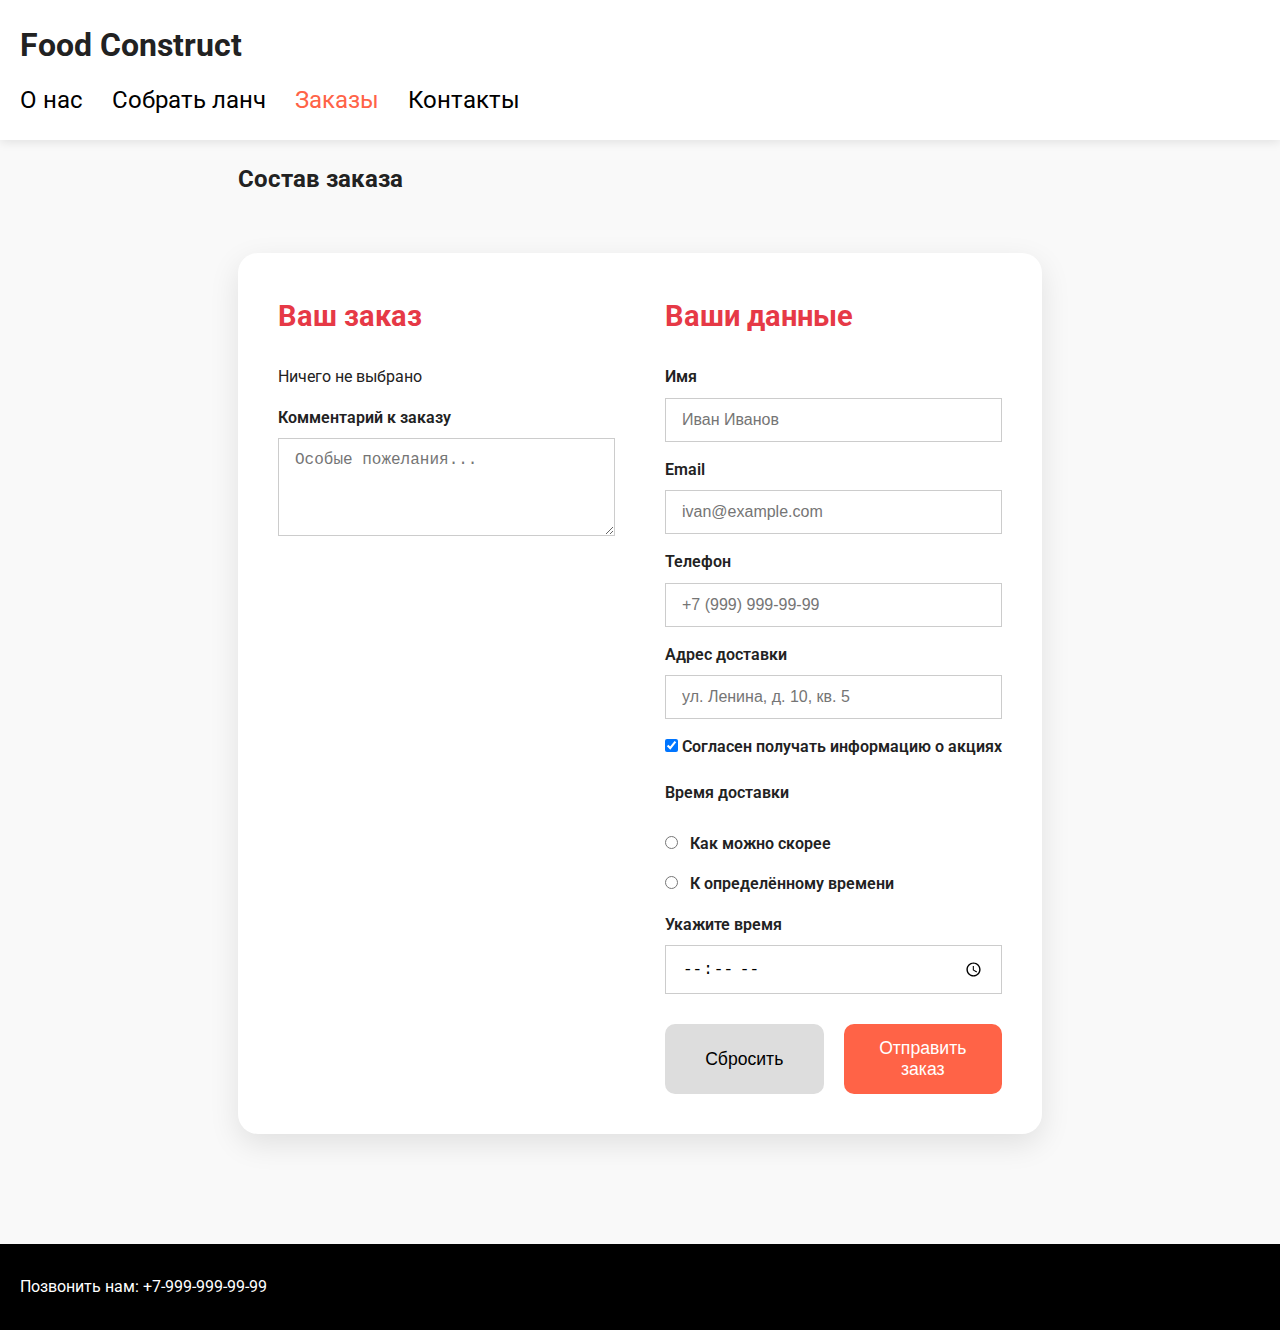
<file: lab8to10/checkout.html>
<!DOCTYPE html>
<html lang="ru">
<head>
    <meta charset="UTF-8">
    <meta name="viewport" content="width=device-width, initial-scale=1.0">
    <title>Оформить заказ — Food Construct</title>
    <link href="https://fonts.googleapis.com/css2?family=Roboto:wght@400;700&display=swap" rel="stylesheet">
    <link rel="stylesheet" href="css/style.css">
    <link rel="stylesheet" href="css/combo.css">
    <link rel="stylesheet" href="css/lunch.css">
    
</head>
<body>
    <header>
        <h1>Food Construct</h1>
        <nav>
            <a href="index.html">О нас</a>
            <a href="lunch.html">Собрать ланч</a>
            <a href="checkout.html" id="active">Заказы</a>
            <a href="#contacts">Контакты</a>
        </nav>
    </header>

    <main>
        <section id="order">
            <h2>Состав заказа</h2>
            <div class="dishes-grid" id="order-dishes-grid">
            </div>
        </section>
        <section id="checkout-form">
            <form action="https://httpbin.org/post" method="POST">

            <div class="form-columns">

                <!-- Блок с заказом клиента -->
                <div class="form-block">
                    <h3>Ваш заказ</h3>
                    <p id="nothing-selected">Ничего не выбрано</p>
                    <div id="checkout-summary"></div>
                    <div id="checkout-total" style="display:none;">
                        <h4>Стоимость заказа</h4>
                        <p><strong id="total-price">0</strong> ₽</p>
                    </div>

                    <label for="comment">Комментарий к заказу</label>
                    <textarea id="comment" name="comment" rows="4" placeholder="Особые пожелания..."></textarea>
                </div>

                <!-- Блок с данными клиента -->
                <div class="form-block">
                    <h3>Ваши данные</h3>

                    <label for="name">Имя</label>
                    <input type="text" id="name" name="name" required placeholder="Иван Иванов">

                    <label for="email">Email</label>
                    <input type="email" id="email" name="email" required placeholder="ivan@example.com">

                    <label for="phone">Телефон</label>
                    <input type="tel" id="phone" name="phone" required placeholder="+7 (999) 999-99-99">

                    <label for="address">Адрес доставки</label>
                    <input type="text" id="address" name="address" required placeholder="ул. Ленина, д. 10, кв. 5">

                    <label>
                        <input type="checkbox" name="subscribe" checked>
                        Согласен получать информацию о акциях
                    </label>

                    <fieldset>
                        <legend>Время доставки</legend>

                        <label><input type="radio" name="delivery_time" value="asap" required> Как можно скорее</label>
                        <label><input type="radio" name="delivery_time" value="scheduled" required> К определённому времени</label>

                        <label for="delivery-hour">Укажите время</label>
                        <input type="time" id="delivery-hour" name="delivery_hour" min="07:00" max="23:00" step="300">
                    </fieldset>

                    <div class="form-buttons">
                        <button type="reset">Сбросить</button>
                        <button type="submit">Отправить заказ</button>
                    </div>
                </div>
            </div>
            </form>
        </section>
    
    </main>

    <footer id="contacts">
        <p>Позвонить нам: <a href="tel:+79999999999">+7-999-999-99-99</a></p>
    </footer>
    <script src="js/storage.js"></script>
    <script src="js/loadDishes.js"></script>
    <script src="js/order.js"></script>
    <script src="js/checkout.js"></script>
</body>
</html>
</file>
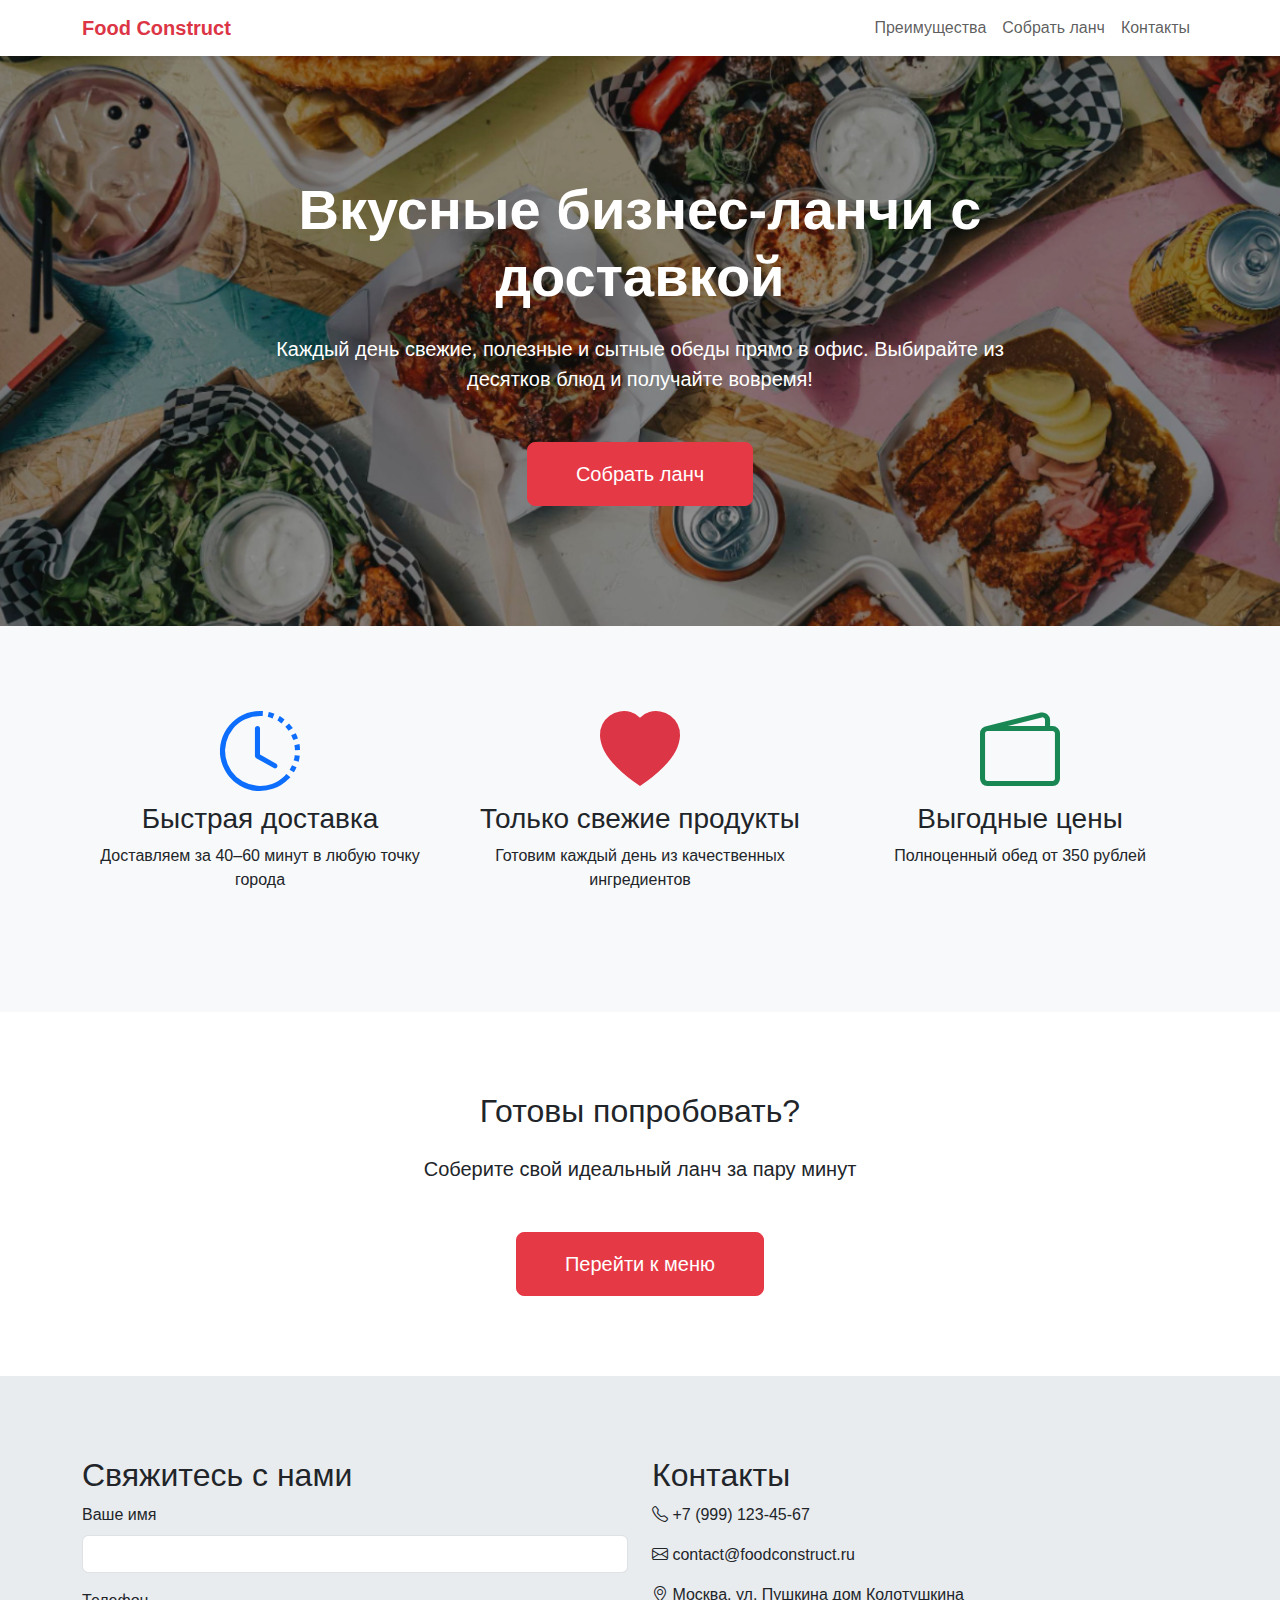
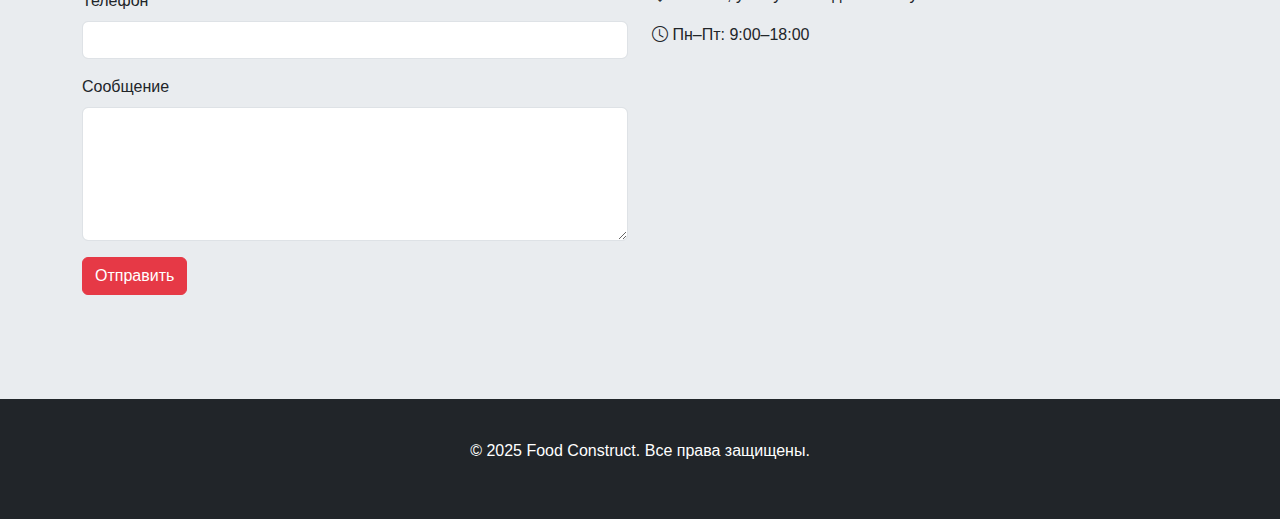
<file: lab8to10/land.html>
<!DOCTYPE html>
<html lang="ru">
<head>
  <meta charset="UTF-8">
  <meta name="viewport" content="width=device-width, initial-scale=1.0">
  <title>Food Construct - Вкусные бизнес-ланчи</title>
  
  <link href="https://cdn.jsdelivr.net/npm/bootstrap@5.3.3/dist/css/bootstrap.min.css" rel="stylesheet">
  
  <link rel="stylesheet" href="https://cdn.jsdelivr.net/npm/bootstrap-icons@1.11.3/font/bootstrap-icons.min.css">
  <link rel="stylesheet" href="css/landing.css">
</head>
<body>

  <nav class="navbar navbar-expand-lg navbar-light bg-white shadow-sm">
    <div class="container">
      <a class="navbar-brand fw-bold text-danger" href="#">Food Construct</a>
      <button class="navbar-toggler" type="button" data-bs-toggle="collapse" data-bs-target="#navbarNav">
        <span class="navbar-toggler-icon"></span>
      </button>
      <div class="collapse navbar-collapse" id="navbarNav">
        <ul class="navbar-nav ms-auto">
          <li class="nav-item"><a class="nav-link" href="#advantages">Преимущества</a></li>
          <li class="nav-item"><a class="nav-link" href="lunch.html">Собрать ланч</a></li>
          <li class="nav-item"><a class="nav-link" href="#contact">Контакты</a></li>
        </ul>
      </div>
    </div>
  </nav>

  <section class="hero">
    <div class="container">
      <div class="row justify-content-center">
        <div class="col-lg-8">
          <h1 class="display-4 fw-bold mb-4">Вкусные бизнес-ланчи с доставкой</h1>
          <p class="lead mb-5">Каждый день свежие, полезные и сытные обеды прямо в офис. Выбирайте из десятков блюд и получайте вовремя!</p>
          <a href="lunch.html" class="btn btn-primary btn-lg px-5 py-3">Собрать ланч</a>
        </div>
      </div>
    </div>
  </section>

  <section class="advantages" id="advantages">
    <div class="container">
      <div class="row text-center">
        <div class="col-lg-4 mb-4">
          <i class="bi bi-clock-history display-1 text-primary mb-3"></i>
          <h3>Быстрая доставка</h3>
          <p>Доставляем за 40–60 минут в любую точку города</p>
        </div>
        <div class="col-lg-4 mb-4">
          <i class="bi bi-heart-fill display-1 text-danger mb-3"></i>
          <h3>Только свежие продукты</h3>
          <p>Готовим каждый день из качественных ингредиентов</p>
        </div>
        <div class="col-lg-4 mb-4">
          <i class="bi bi-wallet2 display-1 text-success mb-3"></i>
          <h3>Выгодные цены</h3>
          <p>Полноценный обед от 350 рублей</p>
        </div>
      </div>
    </div>
  </section>

  <section class="cta-section">
    <div class="container">
      <div class="row justify-content-center text-center">
        <div class="col-lg-8">
          <h2 class="mb-4">Готовы попробовать?</h2>
          <p class="lead mb-5">Соберите свой идеальный ланч за пару минут</p>
          <a href="lunch.html" class="btn btn-primary btn-lg px-5 py-3">Перейти к меню</a>
        </div>
      </div>
    </div>
  </section>

  <section class="contact-section" id="contact">
    <div class="container">
      <div class="row">
        <div class="col-lg-6 mb-4">
          <h2>Свяжитесь с нами</h2>
          <form>
            <div class="mb-3">
              <label for="name" class="form-label">Ваше имя</label>
              <input type="text" class="form-control" id="name" required>
            </div>
            <div class="mb-3">
              <label for="phone" class="form-label">Телефон</label>
              <input type="tel" class="form-control" id="phone" required>
            </div>
            <div class="mb-3">
              <label for="message" class="form-label">Сообщение</label>
              <textarea class="form-control" id="message" rows="5"></textarea>
            </div>
            <button type="submit" class="btn btn-primary">Отправить</button>
          </form>
        </div>
        <div class="col-lg-6">
          <h2>Контакты</h2>
          <p><i class="bi bi-telephone"></i> +7 (999) 123-45-67</p>
          <p><i class="bi bi-envelope"></i> contact@foodconstruct.ru</p>
          <p><i class="bi bi-geo-alt"></i> Москва, ул. Пушкина дом Колотушкина</p>
          <p><i class="bi bi-clock"></i> Пн–Пт: 9:00–18:00</p>
        </div>
      </div>
    </div>
  </section>

  <footer>
    <div class="container">
      <p>&copy; 2025 Food Construct. Все права защищены.</p>
    </div>
  </footer>

  <script src="https://cdn.jsdelivr.net/npm/bootstrap@5.3.3/dist/js/bootstrap.bundle.min.js"></script>
</body>
</html>
</file>
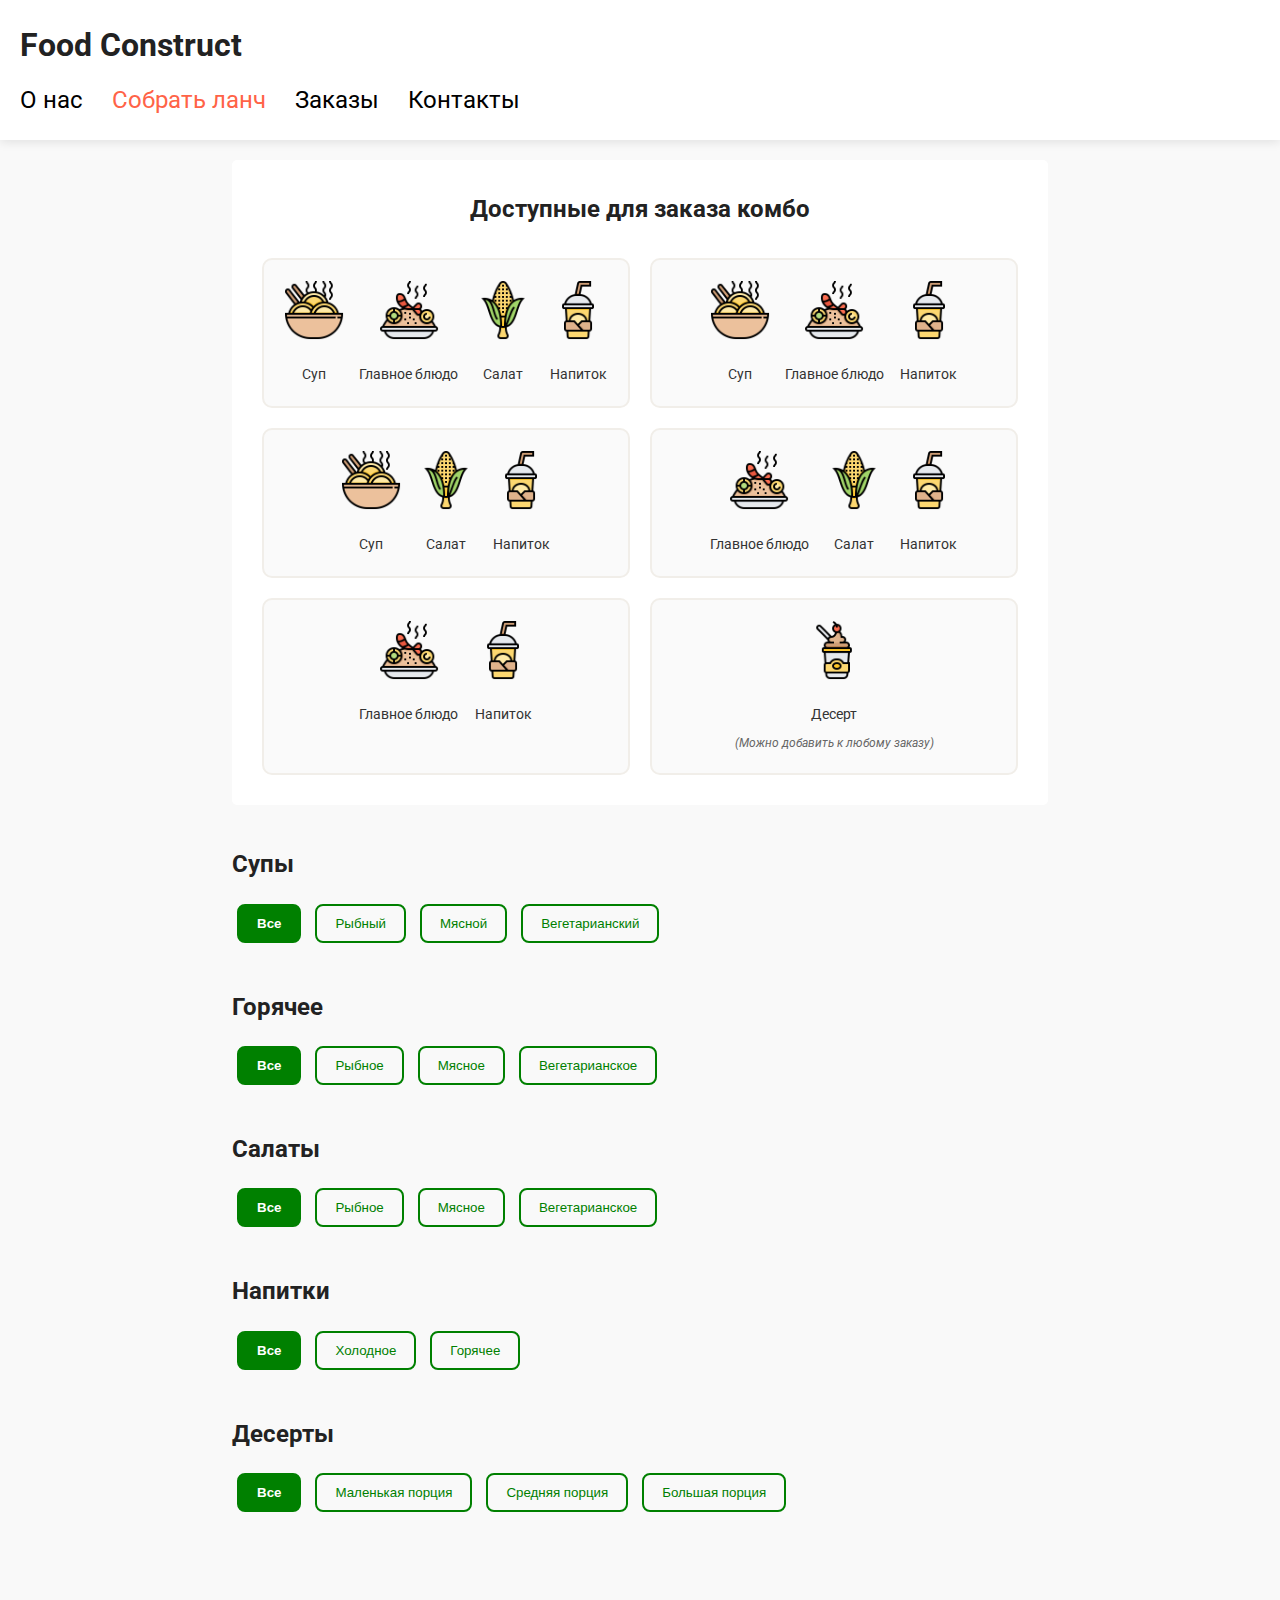
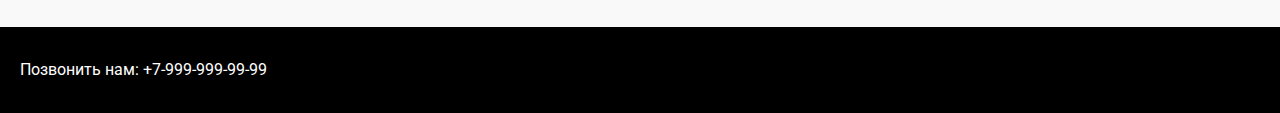
<file: lab8to10/lunch.html>
<!DOCTYPE html>
<html lang="ru">
<head>
    <meta charset="UTF-8">
    <meta name="viewport" content="width=device-width, initial-scale=1.0">
    <title>Собрать ланч — Food Construct</title>
    <link href="https://fonts.googleapis.com/css2?family=Roboto:wght@400;700&display=swap" rel="stylesheet">
    <link rel="stylesheet" href="css/style.css">
    <link rel="stylesheet" href="css/combo.css">
    <link rel="stylesheet" href="css/lunch.css">
    
</head>
<body>
    <header>
        <h1>Food Construct</h1>
        <nav>
            <a href="index.html">О нас</a>
            <a href="lunch.html" id="active">Собрать ланч</a>
            <a href="checkout.html">Заказы</a>
            <a href="#contacts">Контакты</a>
        </nav>
    </header>

    <main>
        <section id="combo-section">
            <h2>Доступные для заказа комбо</h2>
            <div class="combos-grid">
                <div class="combo-item">
                    <div class="combo-dishes">
                        <div class="combo-dish">
                            <img src="images/icons/soup.png" alt="Суп">
                            <p>Суп</p>
                        </div>
                        <div class="combo-dish">
                            <img src="images/icons/main-course.png" alt="Главное блюдо">
                            <p>Главное блюдо</p>
                        </div>
                        <div class="combo-dish">
                            <img src="images/icons/salad.png" alt="Салат">
                            <p>Салат</p>
                        </div>
                        <div class="combo-dish">
                            <img src="images/icons/drink.png" alt="Напиток">
                            <p>Напиток</p>
                        </div>
                    </div>
                </div>

                <div class="combo-item">
                    <div class="combo-dishes">
                        <div class="combo-dish">
                            <img src="images/icons/soup.png" alt="Суп">
                            <p>Суп</p>
                        </div>
                        <div class="combo-dish">
                            <img src="images/icons/main-course.png" alt="Главное блюдо">
                            <p>Главное блюдо</p>
                        </div>
                        <div class="combo-dish">
                            <img src="images/icons/drink.png" alt="Напиток">
                            <p>Напиток</p>
                        </div>
                    </div>
                </div>

                <div class="combo-item">
                    <div class="combo-dishes">
                        <div class="combo-dish">
                            <img src="images/icons/soup.png" alt="Суп">
                            <p>Суп</p>
                        </div>
                        <div class="combo-dish">
                            <img src="images/icons/salad.png" alt="Салат">
                            <p>Салат</p>
                        </div>
                        <div class="combo-dish">
                            <img src="images/icons/drink.png" alt="Напиток">
                            <p>Напиток</p>
                        </div>
                    </div>
                </div>

                <div class="combo-item">
                    <div class="combo-dishes">
                        <div class="combo-dish">
                            <img src="images/icons/main-course.png" alt="Главное блюдо">
                            <p>Главное блюдо</p>
                        </div>
                        <div class="combo-dish">
                            <img src="images/icons/salad.png" alt="Салат">
                            <p>Салат</p>
                        </div>
                        <div class="combo-dish">
                            <img src="images/icons/drink.png" alt="Напиток">
                            <p>Напиток</p>
                        </div>
                    </div>
                </div>

                <div class="combo-item">
                    <div class="combo-dishes">
                        <div class="combo-dish">
                            <img src="images/icons/main-course.png" alt="Главное блюдо">
                            <p>Главное блюдо</p>
                        </div>
                        <div class="combo-dish">
                            <img src="images/icons/drink.png" alt="Напиток">
                            <p>Напиток</p>
                        </div>
                    </div>
                </div>

                <div class="combo-item">
                    <div class="combo-dishes">
                        <div class="combo-dish">
                            <img src="images/icons/desert.png" alt="Десерт">
                            <p>Десерт</p>
                            <p class="dessert-note">(Можно добавить к любому заказу)</p>
                        </div>
                    </div>
                </div>
            </div>
        </section>
    
        <section id="soup">
            <h2>Супы</h2>
            <div class="filters">
                <button class="filter-btn active" data-kind="all">Все</button>
                <button class="filter-btn" data-kind="fish">Рыбный</button>
                <button class="filter-btn" data-kind="meat">Мясной</button>
                <button class="filter-btn" data-kind="veg">Вегетарианский</button>
            </div>
            <div class="dishes-grid">
            </div>
        </section>

        <section id="main-course">
            <h2>Горячее</h2>
            <div class="filters">
                <button class="filter-btn active" data-kind="all">Все</button>
                <button class="filter-btn" data-kind="fish">Рыбное</button>
                <button class="filter-btn" data-kind="meat">Мясное</button>
                <button class="filter-btn" data-kind="veg">Вегетарианское</button>
            </div>
            <div class="dishes-grid">
            </div>
        </section>

        <section id="salad">
            <h2>Салаты</h2>
            <div class="filters">
                <button class="filter-btn active" data-kind="all">Все</button>
                <button class="filter-btn" data-kind="fish">Рыбное</button>
                <button class="filter-btn" data-kind="meat">Мясное</button>
                <button class="filter-btn" data-kind="veg">Вегетарианское</button>
            </div>
            <div class="dishes-grid">
            </div>
        </section>

        <section id="drink">
            <h2>Напитки</h2>
            <div class="filters">
                <button class="filter-btn active" data-kind="all">Все</button>
                <button class="filter-btn" data-kind="cold">Холодное</button>
                <button class="filter-btn" data-kind="hot">Горячее</button>
            </div>
            <div class="dishes-grid">
            </div>
        </section>

        <section id="dessert">
            <h2>Десерты</h2>
            <div class="filters">
                <button class="filter-btn active" data-kind="all">Все</button>
                <button class="filter-btn" data-kind="small">Маленькая порция</button>
                <button class="filter-btn" data-kind="medium">Средняя порция</button>
                <button class="filter-btn" data-kind="large">Большая порция</button>
            </div>
            <div class="dishes-grid">
            </div>
        </section>
    </main>

    <!-- <section class="order-form-section">
        <h2>Оформить заказ</h2>

        <form action="https://httpbin.org/post" method="POST">

            <div class="form-columns">

                <div class="form-block">
                    <h3>Ваш заказ</h3>

                    <div id="order-summary"></div>
                    <div id="order-total" style="display:none;">
                        <h4>Стоимость заказа</h4>
                        <p><strong id="total-price">0</strong> ₽</p>
                    </div>

                    <label for="comment">Комментарий к заказу</label>
                    <textarea id="comment" name="comment" rows="4" placeholder="Особые пожелания..."></textarea>
                </div>

                <div class="form-block">
                    <h3>Ваши данные</h3>

                    <label for="name">Имя</label>
                    <input type="text" id="name" name="name" required placeholder="Иван Иванов">

                    <label for="email">Email</label>
                    <input type="email" id="email" name="email" required placeholder="ivan@example.com">

                    <label for="phone">Телефон</label>
                    <input type="tel" id="phone" name="phone" required placeholder="+7 (999) 999-99-99">

                    <label for="address">Адрес доставки</label>
                    <input type="text" id="address" name="address" required placeholder="ул. Ленина, д. 10, кв. 5">

                    <label>
                        <input type="checkbox" name="subscribe" checked>
                        Согласен получать информацию о акциях
                    </label>

                    <fieldset>
                        <legend>Время доставки</legend>

                        <label><input type="radio" name="delivery_time" value="asap" required> Как можно скорее</label>
                        <label><input type="radio" name="delivery_time" value="scheduled" required> К определённому времени</label>

                        <label for="delivery-hour">Укажите время</label>
                        <input type="time" id="delivery-hour" name="delivery_hour" min="07:00" max="23:00" step="300">
                    </fieldset>

                    <div class="form-buttons">
                        <button type="reset">Сбросить</button>
                        <button type="submit">Отправить заказ</button>
                    </div>
                </div>
            </div>
        </form>
    </section> -->

    <div id="checkout-panel" class="checkout-panel" style="display:none;">
        <div class="panel-content">
            <div>
                <strong>Итого: <span id="panel-total">0</span> ₽</strong>
            </div>
            <a href="checkout.html" id="go-to-checkout" class="btn-disabled">Перейти к оформлению</a>
        </div>
    </div>
    <footer id="contacts">
        <p>Позвонить нам: <a href="tel:+79999999999">+7-999-999-99-99</a></p>
    </footer>
    <script src="js/storage.js"></script>
    <script src="js/loadDishes.js"></script>
    <script src="js/renderDishes.js"></script>
    <script src="js/order.js"></script>
    <script src="js/order_validation.js"></script>
</body>
</html>
</file>
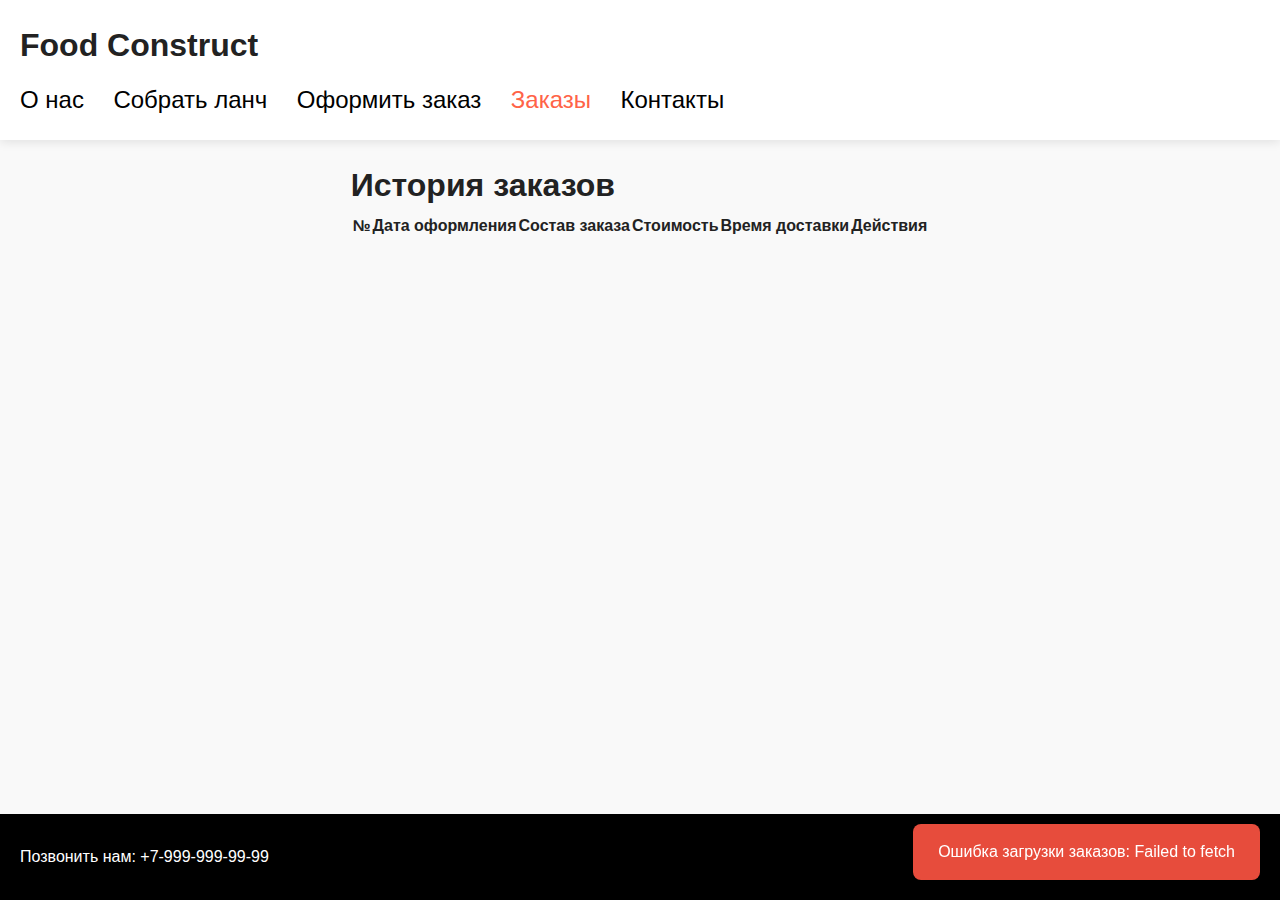
<file: lab8to10/orders.html>
<!DOCTYPE html>
<html lang="ru">
<head>
  <meta charset="UTF-8">
  <meta name="viewport" content="width=device-width, initial-scale=1.0">
  <title>Заказы — Food Construct</title>
  <link rel="stylesheet" href="https://cdn.jsdelivr.net/npm/bootstrap-icons@1.11.3/font/bootstrap-icons.min.css">
  <link href="https://cdn.jsdelivr.net/npm/bootstrap@5.3.8/dist/css/bootstrap.min.css" rel="stylesheet" integrity="sha384-sRIl4kxILFvY47J16cr9ZwB07vP4J8+LH7qKQnuqkuIAvNWLzeN8tE5YBujZqJLB" crossorigin="anonymous">
  <link rel="stylesheet" href="css/style.css">
  <link rel="stylesheet" href="css/orders.css">
  <link rel="stylesheet" href="css/form.css">
  
</head>
<body>
  <header>
        <h1>Food Construct</h1>
        <nav>
            <a href="index.html">О нас</a>
            <a href="lunch.html">Собрать ланч</a>
            <a href="checkout.html">Оформить заказ</a>
            <a href="orders.html" id="active">Заказы</a>
            <a href="#contacts">Контакты</a>
        </nav>
    </header>

  <main class="orders-page">
    <h1>История заказов</h1>

    <table id="orders-table" class="table">
      <thead>
        <tr>
          <th>№</th>
          <th>Дата оформления</th>
          <th>Состав заказа</th>
          <th>Стоимость</th>
          <th>Время доставки</th>
          <th>Действия</th>
        </tr>
      </thead>
      <tbody>

      </tbody>
    </table>

    <p id="no-orders" style="display:none; text-align:center; margin-top:40px;">
      У вас пока нет оформленных заказов.
    </p>
  </main>

  <footer id="contacts">
     <p>Позвонить нам: <a href="tel:+79999999999">+7-999-999-99-99</a></p>
  </footer>

  <div id="modal-overlay" class="modal-overlay" style="display:none;"></div>

  <div id="view-modal" class="modal" style="display:none;">
    <div class="modal-header">
      <h2>Просмотр заказа</h2>
      <i class="bi bi-x close-modal"></i>
    </div>
    <div id="view-content"></div>
    <div class="modal-footer">
      <button class="btn-secondary close-modal">Ок</button>
    </div>
  </div>

  <div id="edit-modal" class="modal" style="display:none;">
    <div class="modal-header">
      <h2>Редактирование заказа</h2>
      <i class="bi bi-x close-modal"></i>
    </div>
    <form id="edit-form"></form>
    <div class="modal-footer">
      <button type="button" class="btn-secondary close-modal">Отмена</button>
      <button type="submit" form="edit-form" class="btn-primary">Сохранить</button>
    </div>
  </div>

  <div id="delete-modal" class="modal" style="display:none;">
    <div class="modal-header">
      <h2>Удаление заказа</h2>
      <i class="bi bi-x close-modal"></i>
    </div>
    <div class="modal-content">
      <p>Вы уверены, что хотите удалить заказ?</p>
    </div>
    <div class="modal-footer">
      <button class="btn-secondary close-modal">Отмена</button>
      <button id="confirm-delete" class="btn-danger">Да</button>
    </div>
  </div>
  
  <div id="notification" class="notification" style="display:none;"></div>
  
  <script src="js/loadDishes.js" defer></script>
  <script src="js/orders_view.js"></script>
</body>
</html>
</file>
<file: css/style.css>
* {
    box-sizing: border-box;
    margin: 0;
    padding: 0;
}

body {
    font-family: 'Roboto', sans-serif;
    font-size: 16px;
    color: #222;
    line-height: 1.6;
    background: #f9f9f9;
}

/* header */
header {
    padding: 20px;
    background: #fff;
    box-shadow: 0 2px 10px rgba(0,0,0,0.1);
}

header h1 {
    font-size: 2rem;
    margin-bottom: 10px;
}

nav a {
    text-decoration: none;
    color: #000;
    font-size: 1.5rem;
    margin-right: 25px;
    transition: color 0.3s;
}

nav a:hover {
    color: #e63946;
}

/* main content */
main {
    padding: 20px;
    max-width: 1400px;
    margin: 0 auto;
}

section {
    margin-bottom: 40px;
}

section h2 {
    font-size: 1.5rem;
    margin-bottom: 15px;
}

section img {
    height: auto;
    border-radius: 10px;
    margin-bottom: 15px;
    max-width: 100%;
}

ul {
    list-style-type: disc;
    padding-left: 30px;
    font-size: 1.1rem;
}

table {
    border-collapse: collapse;
    width: 100%;
    max-width: 700px;
    margin: 0 auto;
}

th, td {
    border: 1px solid #555;
    padding: 12px;
    text-align: center;
}

th {
    background: #e63946;
    color: #fff;
}

.page-title {
    font-size: 2.8rem;
    text-align: center;
    margin: 50px 0 60px;
    color: #e63946;
}

/* categories */
.category-section {
    margin-bottom: 90px;
}

.category-section h2 {
    font-size: 2.2rem;
    text-align: center;
    margin-bottom: 40px;
    color: #222;
}

/* dishes */
.dishes-grid {
    display: flex;
    flex-wrap: wrap;
    gap: 30px;
    justify-content: center;
}

.dish-card {
    background: #fff;
    border-radius: 14px;
    box-shadow: 0 6px 20px rgba(0,0,0,0.1);
    overflow: hidden;
    width: 260px;
    transition: transform 0.3s ease, box-shadow 0.3s ease;
	display: flex;
    flex-direction: column;
}

.dish-card:hover {
    transform: translateY(-10px);
    box-shadow: 0 15px 30px rgba(0,0,0,0.15);
}

.dish-card img {
    width: 100%;
    height: 200px;
    object-fit: cover;
}

.dish-info {
    padding: 20px;
    text-align: center;
	flex-grow: 1;              
    display: flex;              
    flex-direction: column;
    justify-content: space-between;
}

.dish-info h3 {
    font-size: 1.4rem;
    margin-bottom: 10px;
    color: #222;
}

.dish-info .price {
    font-size: 1.4rem;
    font-weight: 700;
    color: #e63946;
    margin-bottom: 18px;
}

.btn-add {
    background: #e63946;
    color: #fff;
    border: none;
    padding: 12px 28px;
    font-size: 1.1rem;
    border-radius: 8px;
    cursor: pointer;
    transition: background 0.3s ease;
    width: 100%;
	margin-top: auto;
}

.btn-add:hover {
    background: #c1121f;
}

/* footer */
footer {
    background-color: #000;
    color: #fff;
    text-align: left;
    padding: 30px 20px;
    margin-top: 50px;
}

footer a {
    color: #fff;
    text-decoration: none;
}

footer a:hover {
    color: #e63946;
}

/* make it adaptive */
@media (max-width: 768px) {
    .dish-card {
        width: 100%;
        max-width: 320px;
    }
    
    nav a {
        font-size: 1.3rem;
        margin-right: 15px;
    }
    
    .page-title {
        font-size: 2.2rem;
    }
    
    .category-section h2 {
        font-size: 1.9rem;
    }
}
</file>
<file: lab8to10/css/style.css>
* {
    box-sizing: border-box;
    margin: 0;
    padding: 0;
}

html, body {
  height: 100%;
  margin: 0;
  padding: 0;
}

main {
  flex: 1 0 auto;
}

body {

    display: flex;
    flex-direction: column;
    min-height: 100vh;
    font-family: 'Roboto', sans-serif;
    font-size: 16px;
    color: #222;
    line-height: 1.6;
    background: #f9f9f9;
}

/* header */
header {
    padding: 20px;
    background: #fff;
    box-shadow: 0 2px 10px rgba(0,0,0,0.1);
}

#active { color: tomato; }

header h1 {
    font-size: 2rem;
    margin-bottom: 10px;
    font-weight: 700;
}

nav a {
    text-decoration: none;
    color: #000;
    font-size: 1.5rem;
    margin-right: 25px;
    transition: color 0.3s;
}

nav a:hover {
    color: #e63946;
}

/* main content */
main {
    padding: 20px;
    max-width: 1400px;
    margin: 0 auto;
}

section {
    margin-bottom: 40px;
}

section h2 {
    font-size: 1.5rem;
    margin-bottom: 15px;
}

section img {
    height: auto;
    border-radius: 10px;
    margin-bottom: 15px;
    max-width: 100%;
}

ul {
    list-style-type: disc;
    padding-left: 30px;
    font-size: 1.1rem;
}

.dummy-table {
    border-collapse: collapse;
    width: 100%;
    max-width: 700px;
    margin: 0 auto;
}

.dummy-table th, .dummy-table td {
    border: 1px solid #555;
    padding: 12px;
    text-align: center;
}

.dummy-table th {
    background: #e63946;
    color: #fff;
}

.page-title {
    font-size: 2.8rem;
    text-align: center;
    margin: 50px 0 60px;
    color: #e63946;
}

/* categories */
.category-section {
    margin-bottom: 90px;
}

.category-section h2 {
    font-size: 2.2rem;
    text-align: center;
    margin-bottom: 40px;
    color: #222;
}

/* dishes */
.dishes-grid {
    display: flex;
    flex-wrap: wrap;
    gap: 30px;
    justify-content: center;
}

.dish-card {
    background: #fff;
    border-radius: 14px;
    box-shadow: 0 6px 20px rgba(0,0,0,0.1);
    overflow: hidden;
    width: 260px;
    transition: transform 0.3s ease, box-shadow 0.3s ease;
	display: flex;
    flex-direction: column;
}

.dish-card:hover {
    transform: translateY(-10px);
    box-shadow: 0 15px 30px rgba(0,0,0,0.15);
}

.dish-card img {
    width: 100%;
    height: 200px;
    object-fit: cover;
}

.dish-info {
    padding: 20px;
    text-align: center;
	flex-grow: 1;              
    display: flex;              
    flex-direction: column;
    justify-content: space-between;
}

.dish-info h3 {
    font-size: 1.4rem;
    margin-bottom: 10px;
    color: #222;
}

.dish-info .price {
    font-size: 1.4rem;
    font-weight: 700;
    color: #e63946;
    margin-bottom: 18px;
}

.btn-add {
    background: #e63946;
    color: #fff;
    border: none;
    padding: 12px 28px;
    font-size: 1.1rem;
    border-radius: 8px;
    cursor: pointer;
    transition: background 0.3s ease;
    width: 100%;
	margin-top: auto;
}

.btn-add:hover {
    background: #c1121f;
}

/* footer */
footer {
    background-color: #000;
    color: #fff;
    text-align: left;
    padding: 30px 20px;
    margin-top: 50px;
}

footer a {
    color: #fff;
    text-decoration: none;
}

footer a:hover {
    color: #e63946;
}

/* make it adaptive */
@media (max-width: 768px) {
    .dish-card {
        width: 100%;
        max-width: 320px;
    }
    
    nav a {
        font-size: 1.3rem;
        margin-right: 15px;
    }
    
    .page-title {
        font-size: 2.2rem;
    }
    
    .category-section h2 {
        font-size: 1.9rem;
    }
}
</file>
<file: homework/math_game/style.css>
body {
    font-family: 'Segoe UI', Tahoma, Geneva, Verdana, sans-serif;
    margin: 0;
    padding: 0;
    min-height: 100vh;
    display: flex;
    justify-content: center;
    align-items: center;
}

.container {
    background: white;
    padding: 30px;
    border-radius: 15px;
    box-shadow: 0 10px 30px rgba(0,0,0,0.2);
    width: 90%;
    max-width: 500px;
    text-align: center;
}

h1 {
    color: #333;
    margin-bottom: 20px;
}

.hidden {
    display: none;
}

.stats {
    margin: 20px 0;
    font-size: 1.1em;
    color: #555;
}

.question h2 {
    font-size: 2em;
    margin: 30px 0;
    color: #222;
}

input[type="text"] {
    padding: 12px;
    font-size: 1.2em;
    width: 70%;
    margin: 10px 0;
    border: 2px solid #ccc;
    border-radius: 8px;
    text-align: center;
}

input[type="text"]:focus {
    outline: none;
    border-color: #74ebd5;
}

button {
    padding: 12px 24px;
    font-size: 1.1em;
    margin: 10px;
    border: none;
    border-radius: 8px;
    background: #74ebd5;
    color: white;
    cursor: pointer;
    transition: background 0.3s;
}

button:hover {
    background: #acb6e5;
}

#feedback {
    font-size: 1.3em;
    margin: 20px 0;
    font-weight: bold;
}

.correct {
    color: green;
}

.wrong {
    color: red;
}

#result-screen h2 {
    font-size: 2em;
    margin: 20px 0;
}

#timer {
    font-weight: bold;
    color: #d35400;
}

#timer.warning {
    color: #e74c3c;
    animation: blink 1s infinite;
}

@keyframes blink {
    50% { opacity: 0.5; }
}
</file>
<file: css/lunch.css>
.dishes-grid {
    display: grid;
    grid-template-columns: repeat(3, 1fr);
    gap: 10px;
}


.dish-card {
    background: white;
    border-radius: 35px;
    padding: 30px 40px;
    cursor: pointer;
    filter: drop-shadow(17px 19px 24px rgba(0, 0, 0, 0.13));
    display: flex;
    flex-direction: column;
    justify-content: space-between;
    transition: all 0.3s ease;
}

.dish-card img {
    width: 100%;
    border-radius: 35px;
    margin-bottom: 15px;
}

.dish-card .price { font-size: 1.4rem; font-weight: 700; margin: 10px 0; }
.dish-card .title { font-size: 1.3rem; margin: 8px 0; }
.dish-card .weight { color: #888; margin-bottom: 15px; }

.dish-card button {
    background: #f1eee9;
    border: none;
    padding: 10px 30px;
    border-radius: 10px;
    cursor: pointer;
    margin-top: auto;
    transition: background 0.3s;
}


.dish-card:hover {
    border: 2px solid tomato;
    padding: 28px 38px;
}

.dish-card:hover button {
    background: tomato;
    color: white;
}

#active { color: tomato; }

body {
    min-height: 100vh;
    display: flex;
    flex-direction: column;
}
main { flex: 1; }


@media (max-width: 800px) {
    .dishes-grid { grid-template-columns: repeat(2, 1fr); }
    nav { justify-content: space-between; }
    header h1 { text-align: center; }
}

@media (max-width: 600px) {
    .dishes-grid { grid-template-columns: 1fr; }
    nav {
        flex-direction: column;
        align-items: center;
    }
    nav a { font-size: 1.4rem; margin: 10px 0; }
    section h2 { text-align: center; }
}
</file>
<file: lab1to7/css/style.css>
* {
    box-sizing: border-box;
    margin: 0;
    padding: 0;
}

body {
    font-family: 'Roboto', sans-serif;
    font-size: 16px;
    color: #222;
    line-height: 1.6;
    background: #f9f9f9;
}

/* header */
header {
    padding: 20px;
    background: #fff;
    box-shadow: 0 2px 10px rgba(0,0,0,0.1);
}

header h1 {
    font-size: 2rem;
    margin-bottom: 10px;
}

nav a {
    text-decoration: none;
    color: #000;
    font-size: 1.5rem;
    margin-right: 25px;
    transition: color 0.3s;
}

nav a:hover {
    color: #e63946;
}

/* main content */
main {
    padding: 20px;
    max-width: 1400px;
    margin: 0 auto;
}

section {
    margin-bottom: 40px;
}

section h2 {
    font-size: 1.5rem;
    margin-bottom: 15px;
}

section img {
    height: auto;
    border-radius: 10px;
    margin-bottom: 15px;
    max-width: 100%;
}

ul {
    list-style-type: disc;
    padding-left: 30px;
    font-size: 1.1rem;
}

table {
    border-collapse: collapse;
    width: 100%;
    max-width: 700px;
    margin: 0 auto;
}

th, td {
    border: 1px solid #555;
    padding: 12px;
    text-align: center;
}

th {
    background: #e63946;
    color: #fff;
}

.page-title {
    font-size: 2.8rem;
    text-align: center;
    margin: 50px 0 60px;
    color: #e63946;
}

/* categories */
.category-section {
    margin-bottom: 90px;
}

.category-section h2 {
    font-size: 2.2rem;
    text-align: center;
    margin-bottom: 40px;
    color: #222;
}

/* dishes */
.dishes-grid {
    display: flex;
    flex-wrap: wrap;
    gap: 30px;
    justify-content: center;
}

.dish-card {
    background: #fff;
    border-radius: 14px;
    box-shadow: 0 6px 20px rgba(0,0,0,0.1);
    overflow: hidden;
    width: 260px;
    transition: transform 0.3s ease, box-shadow 0.3s ease;
	display: flex;
    flex-direction: column;
}

.dish-card:hover {
    transform: translateY(-10px);
    box-shadow: 0 15px 30px rgba(0,0,0,0.15);
}

.dish-card img {
    width: 100%;
    height: 200px;
    object-fit: cover;
}

.dish-info {
    padding: 20px;
    text-align: center;
	flex-grow: 1;              
    display: flex;              
    flex-direction: column;
    justify-content: space-between;
}

.dish-info h3 {
    font-size: 1.4rem;
    margin-bottom: 10px;
    color: #222;
}

.dish-info .price {
    font-size: 1.4rem;
    font-weight: 700;
    color: #e63946;
    margin-bottom: 18px;
}

.btn-add {
    background: #e63946;
    color: #fff;
    border: none;
    padding: 12px 28px;
    font-size: 1.1rem;
    border-radius: 8px;
    cursor: pointer;
    transition: background 0.3s ease;
    width: 100%;
	margin-top: auto;
}

.btn-add:hover {
    background: #c1121f;
}

/* footer */
footer {
    background-color: #000;
    color: #fff;
    text-align: left;
    padding: 30px 20px;
    /*margin-top: 50px;*/
}

footer a {
    color: #fff;
    text-decoration: none;
}

footer a:hover {
    color: #e63946;
}

/* make it adaptive */
@media (max-width: 768px) {
    .dish-card {
        width: 100%;
        max-width: 320px;
    }
    
    nav a {
        font-size: 1.3rem;
        margin-right: 15px;
    }
    
    .page-title {
        font-size: 2.2rem;
    }
    
    .category-section h2 {
        font-size: 1.9rem;
    }
}
</file>
<file: lab1to7/css/combo.css>
#combo-section {
    background-color: white;
    padding: 30px;
    border-radius: 5px;
    margin-bottom: 40px;
}

#combo-section h2 {
    text-align: center;
    margin-bottom: 30px;
}

.combos-grid {
    display: grid;
    grid-template-columns: repeat(2, 1fr);
    gap: 20px;
}

.combo-item {
    display: flex;
    flex-direction: column;
    align-items: center;
    padding: 20px;
    border: 2px solid #f1eee9;
    border-radius: 10px;
    background-color: #fafafa;
}

.combo-dishes {
    display: flex;
    justify-content: center;
    gap: 15px;
    flex-wrap: wrap;
}

.combo-dish {
    display: flex;
    flex-direction: column;
    align-items: center;
    gap: 8px;
}

.combo-dish img {
    width: 60px;
    height: 60px;
    object-fit: contain;
    transition: transform 0.3s ease;
}

.combo-dish img:hover {
    transform: translateY(-5px) scale(1.1);
}

.combo-dish p {
    font-size: 0.9em;
    color: #333;
    text-align: center;
    margin: 0;
}

.combo-dish .dessert-note {
    font-size: 0.75em;
    color: #666;
    font-style: italic;
}

/* Модальное уведомление */
.modal-overlay {
  position: fixed;
  top: 0; left: 0; right: 0; bottom: 0;
  background: rgba(0, 0, 0, 0.7);
  display: flex;
  justify-content: center;
  align-items: center;
  z-index: 1000;
}

.modal {
  background: white;
  padding: 30px;
  border-radius: 12px;
  text-align: center;
  max-width: 400px;
  box-shadow: 0 10px 30px rgba(0,0,0,0.3);
}

.modal h3 {
  margin: 0 0 15px;
  color: #d35400;
}

.modal p {
  margin: 15px 0;
  font-size: 18px;
}

.modal button {
  padding: 12px 30px;
  background: #3498db;
  color: white;
  border: none;
  border-radius: 8px;
  cursor: pointer;
  font-size: 16px;
  transition: all 0.3s;
}

.modal button:hover {
  background: #2980b9;
  transform: scale(1.05);
}


@media (max-width: 800px) {
    .combos-grid {
        grid-template-columns: repeat(2, 1fr);
    }
}

@media (max-width: 600px) {
    .combos-grid {
        grid-template-columns: 1fr;
    }

    .combo-dishes {
        gap: 10px;
    }

    .combo-dish img {
        width: 50px;
        height: 50px;
    }
}
</file>
<file: lab1to7/css/lunch.css>
.dishes-grid {
    display: grid;
    grid-template-columns: repeat(3, 1fr);
    gap: 10px;
}


.dish-card {
    background: white;
    border-radius: 35px;
    padding: 30px 40px;
    cursor: pointer;
    filter: drop-shadow(17px 19px 24px rgba(0, 0, 0, 0.13));
    display: flex;
    flex-direction: column;
    justify-content: space-between;
    transition: all 0.3s ease;
}

.dish-card img {
    width: 100%;
    border-radius: 35px;
    margin-bottom: 15px;
}

.dish-card .price { font-size: 1.4rem; font-weight: 700; margin: 10px 0; }
.dish-card .title { font-size: 1.3rem; margin: 8px 0; }
.dish-card .weight { color: #888; margin-bottom: 15px; }

.dish-card button {
    background: #f1eee9;
    border: none;
    padding: 10px 30px;
    border-radius: 10px;
    cursor: pointer;
    margin-top: auto;
    transition: background 0.3s;
}


.dish-card:hover {
    border: 2px solid tomato;
    padding: 28px 38px;
}

.dish-card:hover button {
    background: tomato;
    color: white;
}

#active { color: tomato; }

body {
    min-height: 100vh;
    display: flex;
    flex-direction: column;
}
main { flex: 1; }


@media (max-width: 800px) {
    .dishes-grid { grid-template-columns: repeat(2, 1fr); }
    nav { justify-content: space-between;
          flex-direction: column;
          align-items: center; 
        }
    header h1 { text-align: center; }
}

@media (max-width: 600px) {
    .dishes-grid { grid-template-columns: 1fr; }
    nav {
        flex-direction: column;
        align-items: center;
    }
    nav a { font-size: 1.4rem; margin: 10px 0; }
    section h2 { text-align: center; }
}

/* Форма */
.order-form-section {
    max-width: 1200px;
    margin: 60px auto;
    padding: 0 20px;
}

.order-form-section h2 {
    text-align: center;
    margin-bottom: 40px;
    font-size: 2.4rem;
    color: #222;
}

form {
    background: #fff;
    padding: 40px;
    border-radius: 20px;
    box-shadow: 0 10px 30px rgba(0,0,0,0.1);
}

.form-columns {
    display: grid;
    grid-template-columns: 1fr 1fr;
    gap: 50px;
}

.form-block h3 {
    margin-bottom: 25px;
    font-size: 1.8rem;
    color: #e63946;
}

.form-block label {
    display: block;
    margin: 15px 0 8px;
    font-weight: 600;
}

.form-block input[type="text"],
.form-block input[type="email"],
.form-block input[type="tel"],
.form-block input[type="time"],
.form-block select,
.form-block textarea {
    width: 100%;
    padding: 12px 16px;
    border: 1px solid #ccc;
    font-size: 1rem;
}

.form-block textarea {
    resize: vertical;
}

fieldset {
    border: none;
    padding: 0;
    margin: 20px 0;
}

legend {
    font-weight: 600;
    margin-bottom: 10px;
}

.form-block input[type="radio"] {
    margin-right: 8px;
}

.form-buttons {
    margin-top: 30px;
    display: flex;
    gap: 20px;
}

.form-buttons button {
    flex: 1;
    padding: 14px;
    font-size: 1.1rem;
    border: none;
    border-radius: 10px;
    cursor: pointer;
}

.form-buttons button[type="reset"] {
    background: #ddd;
}

.filter-btn {
  color: green;
  background: transparent;
  border: 2px solid green;
  padding: 10px 18px;
  margin: 5px;
  border-radius: 8px;
  cursor: pointer;
  transition: all 0.3s ease;
}

.filter-btn:hover {
  background-color: green;
  color: white;
}

.filter-btn.active {
  background-color: green;
  color: white;
  font-weight: bold;
}

.form-buttons button[type="submit"] {
    background: tomato;
    color: white;
}

.form-buttons button:hover {
    opacity: 0.9;
}

/* Адаптивность формы */
@media (max-width: 900px) {
    .form-columns {
        grid-template-columns: 1fr;
    }
}
</file>
<file: lab8to10/css/combo.css>
#combo-section {
    background-color: white;
    padding: 30px;
    border-radius: 5px;
    margin-bottom: 40px;
}

#combo-section h2 {
    text-align: center;
    margin-bottom: 30px;
}

.combos-grid {
    display: grid;
    grid-template-columns: repeat(2, 1fr);
    gap: 20px;
}

.combo-item {
    display: flex;
    flex-direction: column;
    align-items: center;
    padding: 20px;
    border: 2px solid #f1eee9;
    border-radius: 10px;
    background-color: #fafafa;
}

.combo-dishes {
    display: flex;
    justify-content: center;
    gap: 15px;
    flex-wrap: wrap;
}

.combo-dish {
    display: flex;
    flex-direction: column;
    align-items: center;
    gap: 8px;
}

.combo-dish img {
    width: 60px;
    height: 60px;
    object-fit: contain;
    transition: transform 0.3s ease;
}

.combo-dish img:hover {
    transform: translateY(-5px) scale(1.1);
}

.combo-dish p {
    font-size: 0.9em;
    color: #333;
    text-align: center;
    margin: 0;
}

.combo-dish .dessert-note {
    font-size: 0.75em;
    color: #666;
    font-style: italic;
}

/* Модальное уведомление */
.modal-overlay {
  position: fixed;
  top: 0; left: 0; right: 0; bottom: 0;
  background: rgba(0, 0, 0, 0.7);
  display: flex;
  justify-content: center;
  align-items: center;
  z-index: 1000;
}

.modal {
  background: white;
  padding: 30px;
  border-radius: 12px;
  text-align: center;
  max-width: 400px;
  box-shadow: 0 10px 30px rgba(0,0,0,0.3);
}

.modal h3 {
  margin: 0 0 15px;
  color: #d35400;
}

.modal p {
  margin: 15px 0;
  font-size: 18px;
}

.modal button {
  padding: 12px 30px;
  background: #3498db;
  color: white;
  border: none;
  border-radius: 8px;
  cursor: pointer;
  font-size: 16px;
  transition: all 0.3s;
}

.modal button:hover {
  background: #2980b9;
  transform: scale(1.05);
}


@media (max-width: 800px) {
    .combos-grid {
        grid-template-columns: repeat(2, 1fr);
    }
}

@media (max-width: 600px) {
    .combos-grid {
        grid-template-columns: 1fr;
    }

    .combo-dishes {
        gap: 10px;
    }

    .combo-dish img {
        width: 50px;
        height: 50px;
    }
}
</file>
<file: lab8to10/css/lunch.css>
.dishes-grid {
    display: grid;
    grid-template-columns: repeat(3, 1fr);
    gap: 10px;
}


.dish-card {
    background: white;
    border-radius: 35px;
    padding: 30px 40px;
    cursor: pointer;
    filter: drop-shadow(17px 19px 24px rgba(0, 0, 0, 0.13));
    display: flex;
    flex-direction: column;
    justify-content: space-between;
    transition: all 0.3s ease;
}

.dish-card img {
    width: 100%;
    border-radius: 35px;
    margin-bottom: 15px;
}

.dish-card .price { font-size: 1.4rem; font-weight: 700; margin: 10px 0; }
.dish-card .title { font-size: 1.3rem; margin: 8px 0; }
.dish-card .weight { color: #888; margin-bottom: 15px; }

.dish-card button {
    background: #f1eee9;
    border: none;
    padding: 10px 30px;
    border-radius: 10px;
    cursor: pointer;
    margin-top: auto;
    transition: background 0.3s;
}


.dish-card:hover {
    border: 2px solid tomato;
    padding: 28px 38px;
}

.dish-card.selected {
    border: 2px solid tomato;
}

.dish-card:hover button {
    background: tomato;
    color: white;
}

#active { color: tomato; }

body {
    min-height: 100vh;
    display: flex;
    flex-direction: column;
}
main { flex: 1; }


@media (max-width: 800px) {
    .dishes-grid { grid-template-columns: repeat(2, 1fr); }
    nav { justify-content: space-between;
          flex-direction: column;
          align-items: center; 
        }
    header h1 { text-align: center; }
}

@media (max-width: 600px) {
    .dishes-grid { grid-template-columns: 1fr; }
    nav {
        flex-direction: column;
        align-items: center;
    }
    nav a { font-size: 1.4rem; margin: 10px 0; }
    section h2 { text-align: center; }
}

/* Форма */
.order-form-section {
    max-width: 1200px;
    margin: 60px auto;
    padding: 0 20px;
}

.order-form-section h2 {
    text-align: center;
    margin-bottom: 40px;
    font-size: 2.4rem;
    color: #222;
}

form {
    background: #fff;
    padding: 40px;
    border-radius: 20px;
    box-shadow: 0 10px 30px rgba(0,0,0,0.1);
}

.form-columns {
    display: grid;
    grid-template-columns: 1fr 1fr;
    gap: 50px;
}

.form-block h3 {
    margin-bottom: 25px;
    font-size: 1.8rem;
    color: #e63946;
}

.form-block label {
    display: block;
    margin: 15px 0 8px;
    font-weight: 600;
}

.form-block input[type="text"],
.form-block input[type="email"],
.form-block input[type="tel"],
.form-block input[type="time"],
.form-block select,
.form-block textarea {
    width: 100%;
    padding: 12px 16px;
    border: 1px solid #ccc;
    font-size: 1rem;
}

.form-block textarea {
    resize: vertical;
}

fieldset {
    border: none;
    padding: 0;
    margin: 20px 0;
}

legend {
    font-weight: 600;
    margin-bottom: 10px;
}

.form-block input[type="radio"] {
    margin-right: 8px;
}

.form-buttons {
    margin-top: 30px;
    display: flex;
    gap: 20px;
}

.form-buttons button {
    flex: 1;
    padding: 14px;
    font-size: 1.1rem;
    border: none;
    border-radius: 10px;
    cursor: pointer;
}

.form-buttons button[type="reset"] {
    background: #ddd;
}

.filter-btn {
  color: green;
  background: transparent;
  border: 2px solid green;
  padding: 10px 18px;
  margin: 5px;
  border-radius: 8px;
  cursor: pointer;
  transition: all 0.3s ease;
}

.filter-btn:hover {
  background-color: green;
  color: white;
}

.filter-btn.active {
  background-color: green;
  color: white;
  font-weight: bold;
}

.form-buttons button[type="submit"] {
    background: tomato;
    color: white;
}

.form-buttons button:hover {
    opacity: 0.9;
}

/* Адаптивность формы */
@media (max-width: 900px) {
    .form-columns {
        grid-template-columns: 1fr;
    }
}

.checkout-panel {
  position: sticky;
  bottom: 0;
  background: #2c3e50;
  color: white;
  padding: 20px;
  text-align: center;
  box-shadow: 0 -2px 10px rgba(0,0,0,0.2);
  z-index: 100;
}

.checkout-panel .panel-content {
  max-width: 1200px;
  margin: 0 auto;
  display: flex;
  justify-content: space-between;
  align-items: center;
}

#go-to-checkout {
  background: #3498db;
  color: white;
  padding: 12px 30px;
  border-radius: 8px;
  text-decoration: none;
}

#go-to-checkout.enabled {
  background: #27ae60;
  cursor: pointer;
}

.btn-disabled {
  background: #95a5a6 !important;
  cursor: not-allowed !important;
}
</file>
<file: lab8to10/css/landing.css>
body {
      font-family: 'Segoe UI', Tahoma, Geneva, Verdana, sans-serif;
    }
    
    .hero {
      background: linear-gradient(rgba(0,0,0,0.4), rgba(0,0,0,0.4)), url('food.png') center/cover no-repeat;
      color: white;
      padding: 120px 0;
      text-align: center;
    }
    
    .advantages {
      padding: 80px 0;
      background-color: #f8f9fa;
    }
    
    .cta-section {
      padding: 80px 0;
      text-align: center;
      background-color: #fff;
    }
    
    .contact-section {
      padding: 80px 0;
      background-color: #e9ecef;
    }
    
    .btn-primary {
      background-color: #e63946;
      border-color: #e63946;
    }
    
    .btn-primary:hover {
      background-color: #c1121f;
      border-color: #c1121f;
    }
    
    footer {
      background-color: #212529;
      color: white;
      padding: 40px 0;
      text-align: center;
    }
</file>
<file: lab8to10/css/orders.css>
.actions i {
  cursor: pointer;
  margin: 0 8px;
  font-size: 1.2em;
  color: #555;
}

.actions i:hover {
  color: #000;
}

/* Модальные окна */
.modal-overlay {
  position: fixed;
  top: 0; left: 0; right: 0; bottom: 0;
  background: rgba(0,0,0,0.6);
  z-index: 1000;
}

.modal {
  position: fixed;
  top: 50%;
  left: 50%;
  transform: translate(-50%, -50%);
  background: white;
  padding: 30px;
  border-radius: 12px;
  width: 90%;                  /* основная ширина — 90% экрана */
  max-width: 600px;            /* максимум 600px на больших экранах */
  max-height: 90vh;            /* не выше 90% высоты экрана */
  overflow-y: auto;            /* прокрутка внутри, если контента много */
  z-index: 1001;
  box-shadow: 0 10px 30px rgba(0,0,0,0.3);
}

.modal-header {
  display: flex;
  justify-content: space-between;
  align-items: center;
  margin-bottom: 20px;
}

.close-modal {
  cursor: pointer;
  font-size: 1.8em;
}

.modal-footer {
  margin-top: 20px;
  text-align: right;
}

.btn-primary { background: #27ae60; color: white; }
.btn-secondary { background: #95a5a6; color: white; }
.btn-danger { background: #e74c3c; color: white; }

button {
  padding: 10px 20px;
  border: none;
  border-radius: 6px;
  cursor: pointer;
  margin-left: 10px;
}

.modal-footer {
  display: flex;
  justify-content: flex-end;
  gap: 15px;
  margin-top: 20px;
}

.modal-footer button {
  flex: 1;
  min-width: 120px;
  max-width: 180px;
  padding: 12px 20px;
  font-size: 16px;
}

/* Уведомление */
.notification {
  position: fixed;
  bottom: 20px;
  right: 20px;
  padding: 15px 25px;
  background: #2ecc71;
  color: white;
  border-radius: 8px;
  z-index: 2000;
  box-shadow: 0 5px 15px rgba(0,0,0,0.3);
}
</file>
<file: lab8to10/css/form.css>
/* Красивая форма редактирования */
#edit-form {
  display: flex;
  flex-direction: column;
  gap: 18px;
}

.form-group {
  display: flex;
  flex-direction: column;
}

.form-group label {
  font-weight: 600;
  margin-bottom: 6px;
  color: #333;
}

.form-group input,
.form-group select,
.form-group textarea {
  padding: 12px 14px;
  font-size: 16px;
  border: 1px solid #ccc;
  border-radius: 8px;
  transition: border 0.3s ease;
}

.form-group input:focus,
.form-group select:focus,
.form-group textarea:focus {
  outline: none;
  border-color: #27ae60;
  box-shadow: 0 0 0 3px rgba(39, 174, 96, 0.2);
}

.form-group small {
  margin-top: 6px;
  color: #777;
  font-size: 13px;
}

.form-group textarea {
  resize: vertical;
  min-height: 100px;
}

/* Адаптивность на мобильных */
@media (max-width: 480px) {
  .form-group input,
  .form-group select,
  .form-group textarea {
    font-size: 16px; /* предотвращает зум на iOS */
  }
}
</file>
